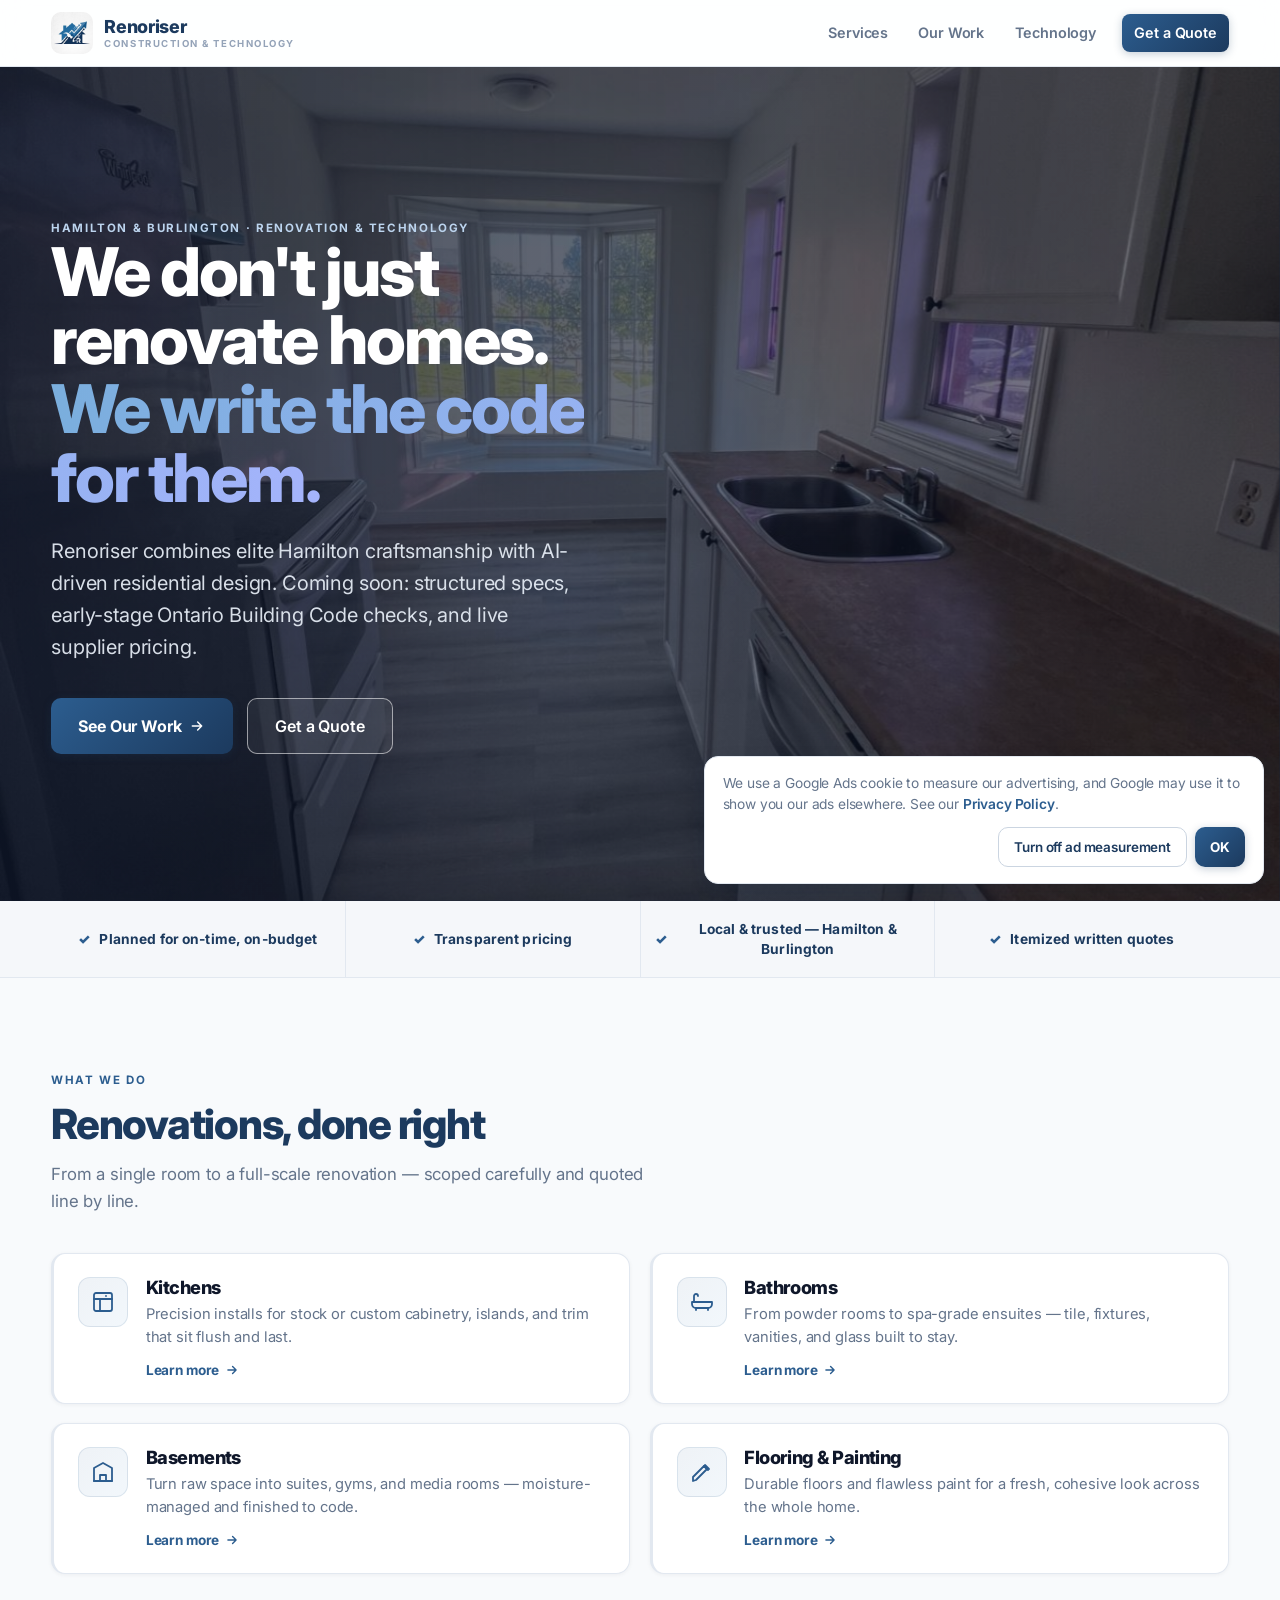
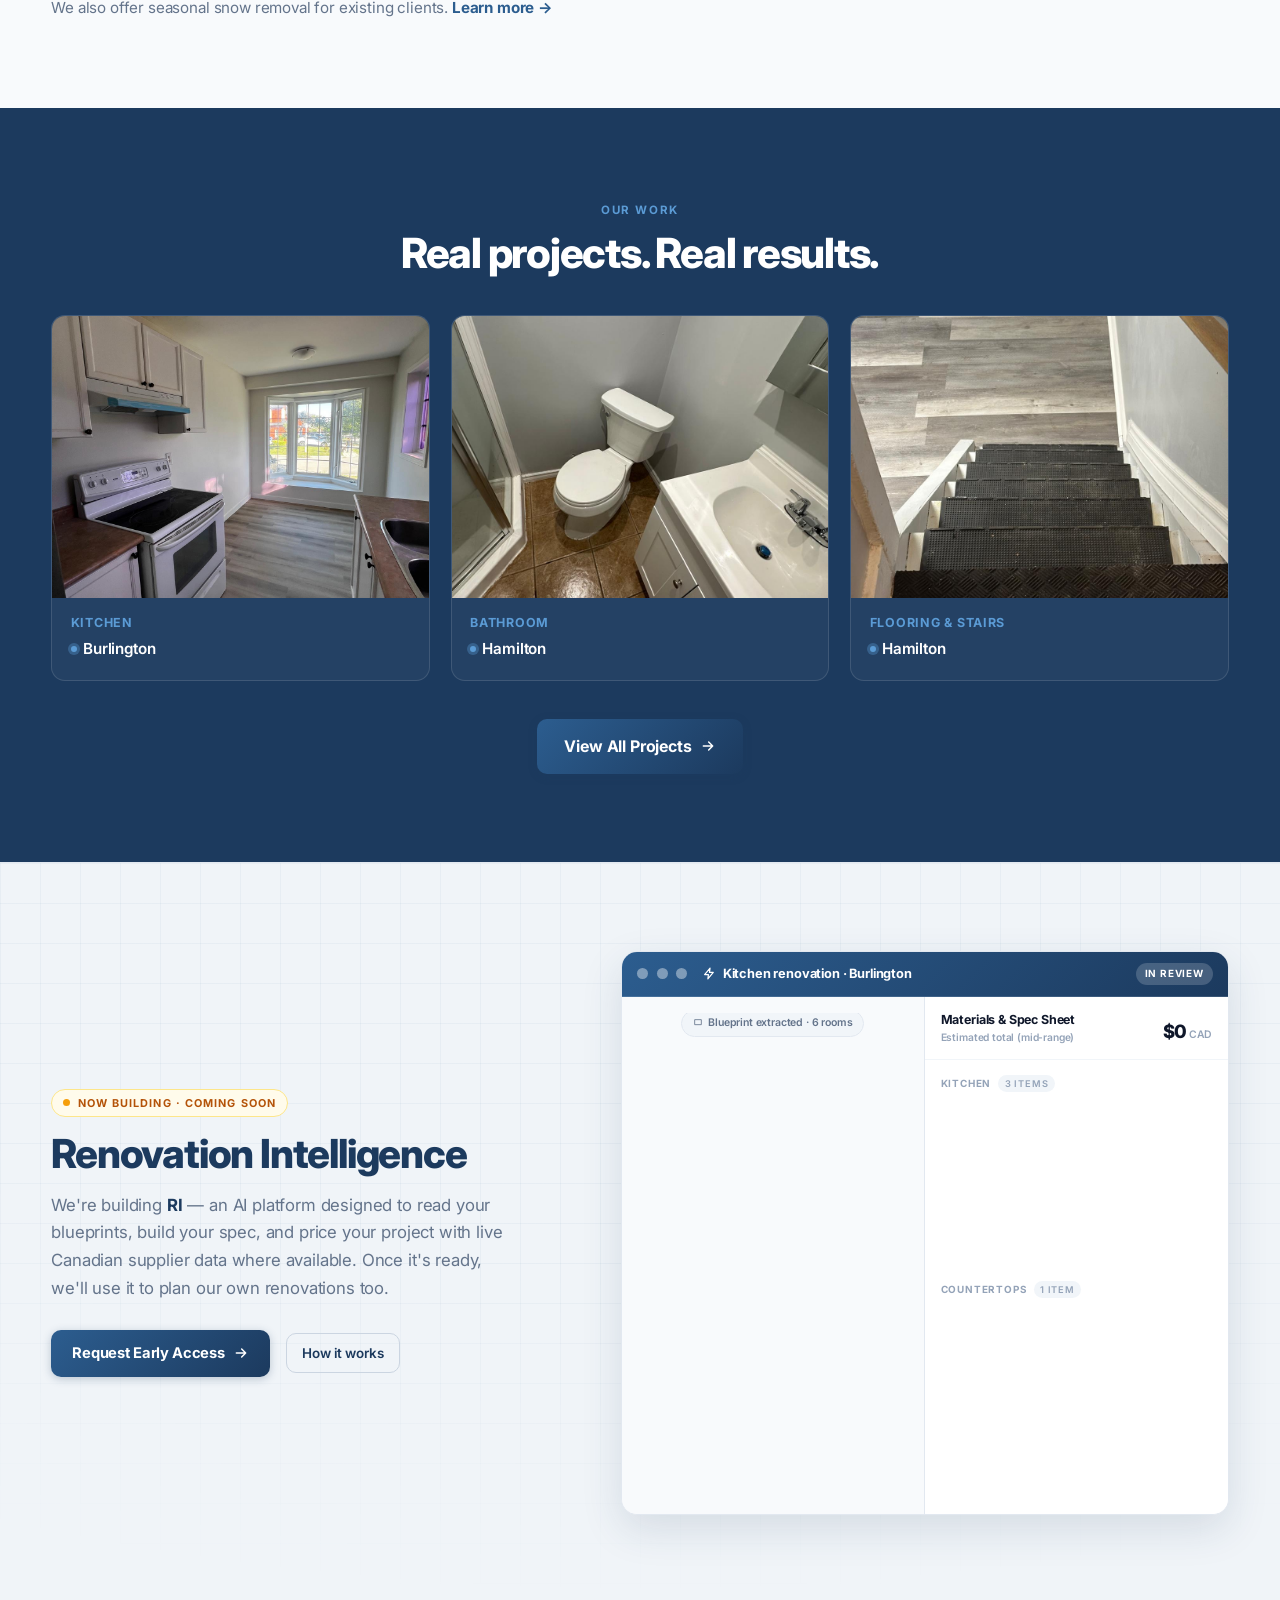
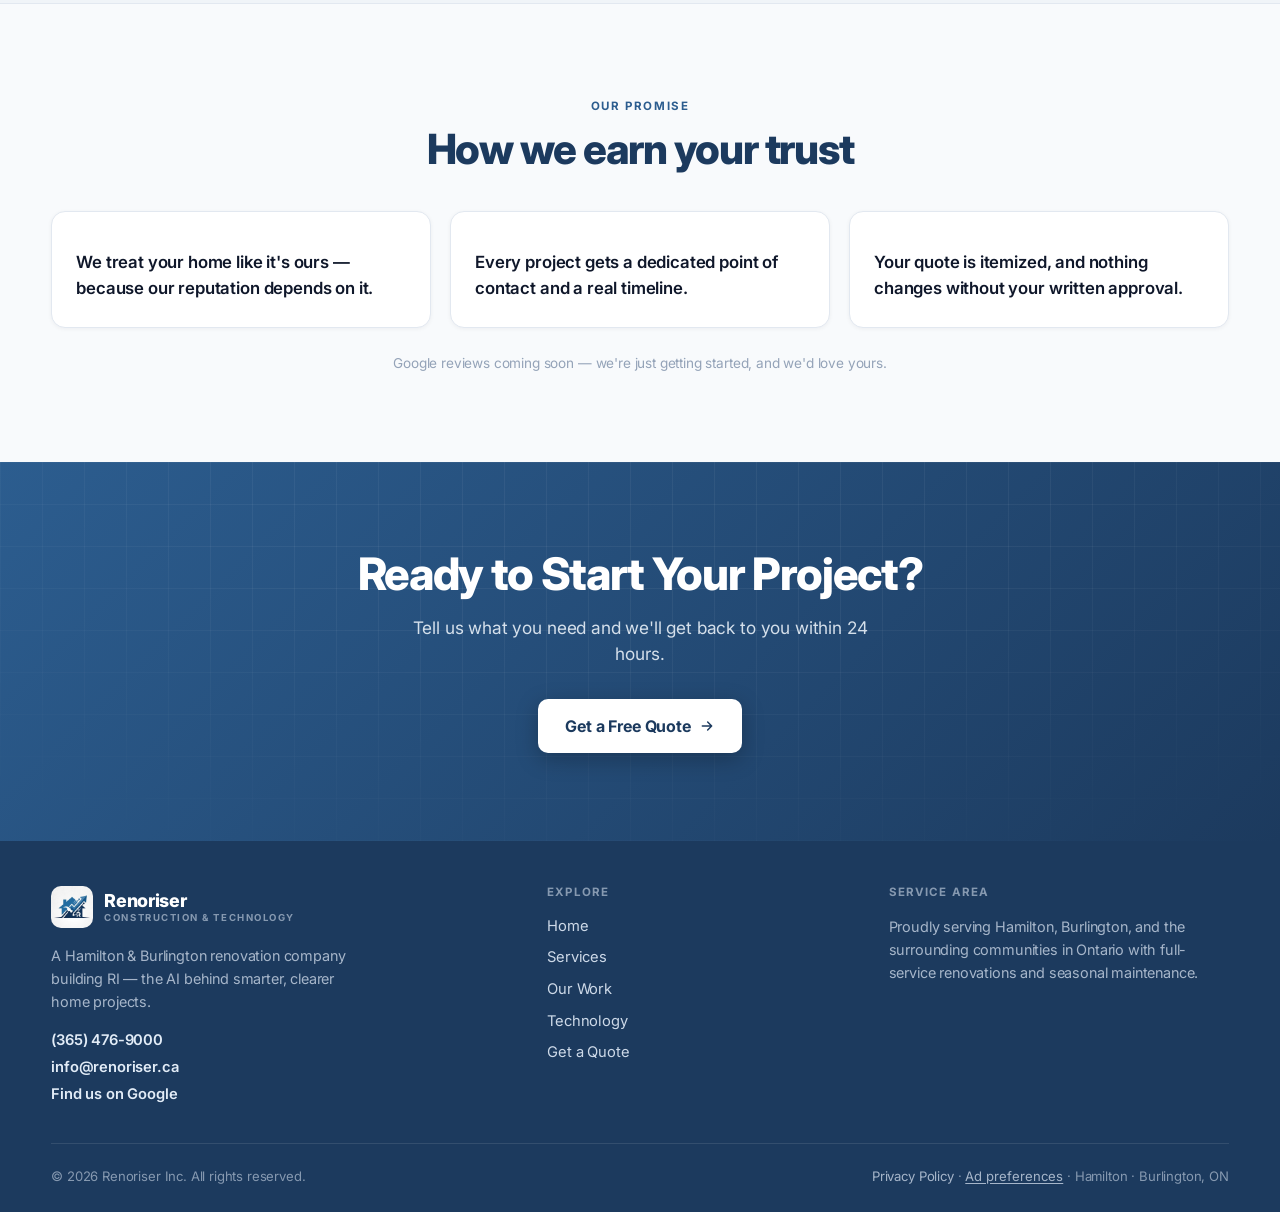
<file: index.html>
<!DOCTYPE html>
<html lang="en">
<head>
  <meta charset="utf-8" />
  <meta name="viewport" content="width=device-width, initial-scale=1" />
  <title>Renoriser — Renovations in Hamilton &amp; Burlington</title>
  <meta name="description" content="Kitchens, bathrooms, basements, flooring &amp; painting — planned for on time and on budget, by a local crew you can trust. Hamilton &amp; Burlington renovations, powered by RI." />
  <link rel="canonical" href="https://renoriser.ca/" />
  <meta property="og:type" content="website" />
  <meta property="og:site_name" content="Renoriser" />
  <meta property="og:locale" content="en_CA" />
  <meta property="og:title" content="Renoriser — Renovations in Hamilton &amp; Burlington" />
  <meta property="og:description" content="Kitchens, bathrooms, basements, flooring &amp; painting — planned for on time and on budget, by a local crew you can trust. Hamilton &amp; Burlington renovations, powered by RI." />
  <meta property="og:url" content="https://renoriser.ca/" />
  <meta property="og:image" content="https://renoriser.ca/images/og-image.jpg" />
  <meta property="og:image:width" content="1200" />
  <meta property="og:image:height" content="630" />
  <meta property="og:image:alt" content="A renovated kitchen with a bay window in Hamilton" />
  <meta name="twitter:card" content="summary_large_image" />
  <!-- Business details for search engines. Keep name/phone/email identical to the Google Business Profile.
       No self-published star ratings here (Google ignores them and may treat them as a violation). -->
  <script type="application/ld+json">
{
  "@context": "https://schema.org",
  "@type": "GeneralContractor",
  "@id": "https://renoriser.ca/#business",
  "name": "Renoriser Inc.",
  "legalName": "Renoriser Inc.",
  "url": "https://renoriser.ca/",
  "telephone": "+1-365-476-9000",
  "email": "info@renoriser.ca",
  "image": "https://renoriser.ca/images/og-image.jpg",
  "logo": "https://renoriser.ca/images/ri-mark.jpeg",
  "description": "Interior renovations in Hamilton and Burlington: kitchens, bathrooms, basements, flooring and painting.",
  "hasMap": "https://maps.google.com/maps?cid=7921269862877004317",
  "sameAs": [
    "https://maps.google.com/maps?cid=7921269862877004317"
  ],
  "areaServed": [
    {
      "@type": "City",
      "name": "Hamilton",
      "containedInPlace": {
        "@type": "State",
        "name": "Ontario"
      }
    },
    {
      "@type": "City",
      "name": "Burlington",
      "containedInPlace": {
        "@type": "State",
        "name": "Ontario"
      }
    }
  ]
}
  </script>
  <link rel="preconnect" href="https://fonts.googleapis.com" />
  <link rel="preconnect" href="https://fonts.gstatic.com" crossorigin />
  <link href="https://fonts.googleapis.com/css2?family=Inter:wght@300;400;500;600;700;800;900&display=swap" rel="stylesheet" />
  <link rel="stylesheet" href="assets/css/styles.css" />
  <link rel="icon" type="image/jpeg" href="images/ri-mark.jpeg" />
  <!-- Google Ads tag: loads unless the visitor turned off ad measurement (banner / footer "Ad preferences").
       Keep the same in every page's <head>. For opt-in (e.g. Quebec), load only when the stored value is 'on'. -->
  <script>
    window.dataLayer = window.dataLayer || [];
    function gtag(){dataLayer.push(arguments);} // eslint-disable-line
    (function () {
      var pref = null;
      try { pref = localStorage.getItem('rn_ads'); } catch (e) {}
      if (pref === 'off') return;
      var s = document.createElement('script');
      s.async = true;
      s.src = 'https://www.googletagmanager.com/gtag/js?id=AW-17649734991';
      document.head.appendChild(s);
      gtag('js', new Date());
      gtag('config', 'AW-17649734991');
    })();
  </script>
</head>
<body>
  <!-- ============================ 1 · NAVIGATION ============================ -->
  <header class="site-header" id="top">
    <div class="container header-inner">
      <a class="brand" href="index.html" aria-label="Renoriser home">
        <img class="brand-mark" src="images/ri-mark.jpeg" alt="Renoriser" />
        <span class="brand-lockup">
          <span class="brand-name">Renoriser</span>
          <span class="brand-sub">Construction &amp; Technology</span>
        </span>
      </a>
      <nav class="nav" id="nav" aria-label="Primary">
        <a href="services.html">Services</a>
        <a href="work.html">Our Work</a>
        <a href="technology.html">Technology</a>
        <a href="quote.html" class="btn btn-primary btn-small">Get a Quote</a>
      </nav>
      <button class="nav-toggle" id="navToggle" aria-label="Open menu" aria-expanded="false" aria-controls="nav">&#9776;</button>
    </div>
  </header>

  <main>
    <!-- ============================ 2 · HERO ============================ -->
    <section class="home-hero" id="hero">
      <div class="home-hero__media">
        <img class="home-hero__bg" src="images/BA1.jpeg" alt="A bright, freshly renovated kitchen with a bay window" />
      </div>
      <div class="home-hero__overlay"></div>
      <div class="container">
        <div class="home-hero__content">
          <span class="eyebrow">Hamilton &amp; Burlington · Renovation &amp; Technology</span>
          <h1>We don't just renovate homes.<br /><span class="grad">We write the code for them.</span></h1>
          <p class="home-hero__lead">Renoriser combines elite Hamilton craftsmanship with AI-driven residential design. Coming soon: structured specs, early-stage Ontario Building Code checks, and live supplier pricing.</p>
          <div class="home-hero__ctas">
            <a href="work.html" class="btn btn-primary btn-large">See Our Work <svg class="arr" width="16" height="16" viewBox="0 0 24 24" fill="none" stroke="currentColor" stroke-width="2.2" stroke-linecap="round" stroke-linejoin="round"><path d="M5 12h14M13 6l6 6-6 6"/></svg></a>
            <a href="quote.html" class="btn btn-ghost on-dark btn-large">Get a Quote</a>
          </div>
        </div>
      </div>
    </section>

    <!-- ============================ 3 · TRUST BAR ============================ -->
    <!-- Once real Google reviews exist, a rating item may be added here. Show only the real
         rating and review count, copied from the Google Business Profile at the time, and keep it current. -->
    <section class="trust-bar" aria-label="Why choose Renoriser">
      <div class="container">
        <div class="trust-grid">
          <span class="trust-item"><span class="tick">✓</span> Planned for on-time, on-budget</span>
          <span class="trust-item"><span class="tick">✓</span> Transparent pricing</span>
          <span class="trust-item"><span class="tick">✓</span> Local &amp; trusted — Hamilton &amp; Burlington</span>
          <span class="trust-item"><span class="tick">✓</span> Itemized written quotes</span>
        </div>
      </div>
    </section>

    <!-- ============================ 4 · SERVICES OVERVIEW ============================ -->
    <section class="section" id="services">
      <div class="container">
        <div class="section-head reveal">
          <span class="eyebrow">What we do</span>
          <h2>Renovations, done right</h2>
          <p>From a single room to a full-scale renovation — scoped carefully and quoted line by line.</p>
        </div>
        <div class="svc-grid">
          <article class="svc-card reveal d1">
            <div class="svc-ic"><svg width="24" height="24" viewBox="0 0 24 24" fill="none" stroke="currentColor" stroke-width="1.8" stroke-linecap="round" stroke-linejoin="round"><rect x="3" y="3" width="18" height="18" rx="2"/><path d="M3 9h18M9 9v12M15 6v.01"/></svg></div>
            <div>
              <h3>Kitchens</h3>
              <p>Precision installs for stock or custom cabinetry, islands, and trim that sit flush and last.</p>
              <span class="svc-link">Learn more <svg class="arr" width="14" height="14" viewBox="0 0 24 24" fill="none" stroke="currentColor" stroke-width="2.4" stroke-linecap="round" stroke-linejoin="round"><path d="M5 12h14M13 6l6 6-6 6"/></svg></span>
            </div>
            <a class="svc-stretch" href="services.html#kitchen" aria-label="Kitchens — learn more"></a>
          </article>
          <article class="svc-card reveal d2">
            <div class="svc-ic"><svg width="24" height="24" viewBox="0 0 24 24" fill="none" stroke="currentColor" stroke-width="1.8" stroke-linecap="round" stroke-linejoin="round"><path d="M4 12V6a2 2 0 0 1 2-2 2 2 0 0 1 2 2"/><path d="M2 12h20v2a4 4 0 0 1-4 4H6a4 4 0 0 1-4-4z"/><path d="M6 18v2M18 18v2"/></svg></div>
            <div>
              <h3>Bathrooms</h3>
              <p>From powder rooms to spa-grade ensuites — tile, fixtures, vanities, and glass built to stay.</p>
              <span class="svc-link">Learn more <svg class="arr" width="14" height="14" viewBox="0 0 24 24" fill="none" stroke="currentColor" stroke-width="2.4" stroke-linecap="round" stroke-linejoin="round"><path d="M5 12h14M13 6l6 6-6 6"/></svg></span>
            </div>
            <a class="svc-stretch" href="services.html#bathroom" aria-label="Bathrooms — learn more"></a>
          </article>
          <article class="svc-card reveal d3">
            <div class="svc-ic"><svg width="24" height="24" viewBox="0 0 24 24" fill="none" stroke="currentColor" stroke-width="1.8" stroke-linecap="round" stroke-linejoin="round"><path d="M3 21V8l9-5 9 5v13"/><path d="M3 21h18M9 21v-6h6v6"/></svg></div>
            <div>
              <h3>Basements</h3>
              <p>Turn raw space into suites, gyms, and media rooms — moisture-managed and finished to code.</p>
              <span class="svc-link">Learn more <svg class="arr" width="14" height="14" viewBox="0 0 24 24" fill="none" stroke="currentColor" stroke-width="2.4" stroke-linecap="round" stroke-linejoin="round"><path d="M5 12h14M13 6l6 6-6 6"/></svg></span>
            </div>
            <a class="svc-stretch" href="services.html#basement" aria-label="Basements — learn more"></a>
          </article>
          <article class="svc-card reveal d4">
            <div class="svc-ic"><svg width="24" height="24" viewBox="0 0 24 24" fill="none" stroke="currentColor" stroke-width="1.8" stroke-linecap="round" stroke-linejoin="round"><path d="m15 5 4 4M3 21l3-1 11-11-3-3L3 17z"/><path d="M14 6 18 10"/></svg></div>
            <div>
              <h3>Flooring &amp; Painting</h3>
              <p>Durable floors and flawless paint for a fresh, cohesive look across the whole home.</p>
              <span class="svc-link">Learn more <svg class="arr" width="14" height="14" viewBox="0 0 24 24" fill="none" stroke="currentColor" stroke-width="2.4" stroke-linecap="round" stroke-linejoin="round"><path d="M5 12h14M13 6l6 6-6 6"/></svg></span>
            </div>
            <a class="svc-stretch" href="services.html#flooring" aria-label="Flooring and painting — learn more"></a>
          </article>
        </div>
        <p class="svc-aside reveal">We also offer seasonal snow removal for existing clients. <a href="services.html#snow">Learn more →</a></p>
      </div>
    </section>

    <!-- ============================ 5 · WORK TEASER ============================ -->
    <section class="section work-teaser" id="work">
      <div class="container">
        <div class="section-head center reveal">
          <span class="eyebrow">Our work</span>
          <h2>Real projects. Real results.</h2>
        </div>
        <div class="work-cards reveal d1" id="workCards">
          <a class="work-card" href="work.html">
            <div class="work-card__img"><img src="images/BA2.jpeg" alt="Renovated kitchen with new cabinetry and flooring" loading="lazy" /></div>
            <div class="work-card__body">
              <div class="work-card__type">Kitchen</div>
              <div class="work-card__loc"><span class="pin"></span> Burlington</div>
            </div>
          </a>
          <a class="work-card" href="work.html">
            <div class="work-card__img"><img src="images/HA11.jpeg" alt="Finished bathroom with new vanity and tile" loading="lazy" /></div>
            <div class="work-card__body">
              <div class="work-card__type">Bathroom</div>
              <div class="work-card__loc"><span class="pin"></span> Hamilton</div>
            </div>
          </a>
          <a class="work-card" href="work.html">
            <div class="work-card__img"><img src="images/HA5.jpeg" alt="New stair treads and luxury vinyl flooring" loading="lazy" /></div>
            <div class="work-card__body">
              <div class="work-card__type">Flooring &amp; Stairs</div>
              <div class="work-card__loc"><span class="pin"></span> Hamilton</div>
            </div>
          </a>
        </div>
        <div class="work-teaser__cta reveal d2">
          <a href="work.html" class="btn btn-primary btn-large">View All Projects <svg class="arr" width="16" height="16" viewBox="0 0 24 24" fill="none" stroke="currentColor" stroke-width="2.2" stroke-linecap="round" stroke-linejoin="round"><path d="M5 12h14M13 6l6 6-6 6"/></svg></a>
        </div>
      </div>
    </section>

    <!-- ============================ 6 · RI TECHNOLOGY TEASER ============================ -->
    <section class="section alt bp-grid" id="technology">
      <div class="container tech-teaser-grid">
        <div class="tech-teaser-copy reveal">
          <span class="badge-soon"><span class="dot"></span> Now Building · Coming Soon</span>
          <h2>Renovation Intelligence</h2>
          <p>We're building <strong>RI</strong> — an AI platform designed to read your blueprints, build your spec, and price your project with live Canadian supplier data where available. Once it's ready, we'll use it to plan our own renovations too.</p>
          <div class="tech-cta">
            <a href="quote.html?intent=ri" class="btn btn-primary">Request Early Access <svg class="arr" width="16" height="16" viewBox="0 0 24 24" fill="none" stroke="currentColor" stroke-width="2.2" stroke-linecap="round" stroke-linejoin="round"><path d="M5 12h14M13 6l6 6-6 6"/></svg></a>
            <a href="technology.html" class="btn btn-ghost btn-small">How it works</a>
          </div>
        </div>
        <div class="tech-teaser-media reveal d1">
          <div class="ws ws--compact" id="riMock" aria-hidden="true">
            <div class="ws-bar">
              <span class="dot"></span><span class="dot"></span><span class="dot"></span>
              <span class="title"><svg width="13" height="13" viewBox="0 0 24 24" fill="none" stroke="currentColor" stroke-width="2.2" stroke-linecap="round" stroke-linejoin="round"><path d="M13 2 3 14h7l-1 8 10-12h-7l1-8z"/></svg> Kitchen renovation · Burlington</span>
              <span class="pill">In review</span>
            </div>
            <div class="ws-body">
              <div class="ws-chat">
                <div class="scroll" id="riChat">
                  <div class="msg sys" data-step="0"><span class="chip"><svg width="10" height="10" viewBox="0 0 24 24" fill="none"><path d="M4 4h16v12H4z" fill="none" stroke="currentColor" stroke-width="2"/></svg> Blueprint extracted · 6 rooms</span></div>
                  <div class="msg user" data-step="1"><span class="who">You</span><span class="bubble">Let's redo the kitchen — white shaker cabinets and a double undermount sink, about $300 for the sink.</span></div>
                  <div class="msg ai" data-step="2"><span class="who"><svg width="9" height="9" viewBox="0 0 24 24" fill="currentColor"><path d="M13 2 3 14h7l-1 8 10-12h-7z"/></svg> Renoriser AI</span><span class="bubble">Got it — added shaker cabinetry and a double undermount sink, with supplier options near your budget.</span></div>
                  <div class="msg user" data-step="3"><span class="who">You</span><span class="bubble">Perfect. Quartz counters too, light grey.</span></div>
                  <div class="msg ai" data-step="4"><span class="who"><svg width="9" height="9" viewBox="0 0 24 24" fill="currentColor"><path d="M13 2 3 14h7l-1 8 10-12h-7z"/></svg> Renoriser AI</span><span class="bubble">Added light-grey quartz countertops. Your estimate is updating on the right.</span></div>
                </div>
                <div class="typing" id="riTyping" style="display:none;"><span></span><span></span><span></span></div>
              </div>
              <div class="ws-spec">
                <div class="ws-spec-head">
                  <div><div class="lbl">Materials &amp; Spec Sheet</div><div class="sub">Estimated total (mid-range)</div></div>
                  <div class="total"><span id="riTotal">$7,669</span><span class="cur">CAD</span></div>
                </div>
                <div class="ws-spec-body" id="riSpec">
                  <div class="spec-cat" data-step="2">Kitchen <span class="cnt">3 items</span></div>
                  <div class="spec-row" data-step="2" data-price="4200"><div><div class="nm">White shaker cabinets</div><div class="qt">Qty: 14 lin. ft</div></div><div class="pr">$4,200</div></div>
                  <div class="spec-row" data-step="2" data-price="289"><div><div class="nm">Double undermount sink</div><div class="qt">Qty: 1</div><div class="lk"><svg width="9" height="9" viewBox="0 0 24 24" fill="none" stroke="currentColor" stroke-width="2.5"><rect x="5" y="11" width="14" height="9" rx="1"/><path d="M8 11V7a4 4 0 0 1 8 0v4"/></svg> locked</div></div><div class="pr">$289</div></div>
                  <div class="spec-row" data-step="2" data-price="0"><div><div class="nm">Cabinet hardware &amp; install</div><div class="qt">Qty: 1 lot</div></div><div class="pr tbd">Pricing TBD</div></div>
                  <div class="spec-cat" data-step="4">Countertops <span class="cnt">1 item</span></div>
                  <div class="spec-row" data-step="4" data-price="3180"><div><div class="nm">Light-grey quartz countertop</div><div class="qt">Qty: 24 sq ft</div></div><div class="pr">$3,180</div></div>
                </div>
              </div>
            </div>
          </div>
        </div>
      </div>
    </section>

    <!-- ============================ 7 · OUR PROMISE (company commitments, not customer reviews) ============================ -->
    <section class="section" id="promise" aria-label="Our promise">
      <div class="container">
        <div class="section-head center reveal">
          <span class="eyebrow">Our promise</span>
          <h2>How we earn your trust</h2>
        </div>
        <div class="proof-grid">
          <div class="proof-card reveal d1"><p>We treat your home like it's ours — because our reputation depends on it.</p></div>
          <div class="proof-card reveal d2"><p>Every project gets a dedicated point of contact and a real timeline.</p></div>
          <div class="proof-card reveal d3"><p>Your quote is itemized, and nothing changes without your written approval.</p></div>
        </div>
        <p class="proof-note reveal">Google reviews coming soon — we're just getting started, and we'd love yours.</p>
      </div>
    </section>

    <!-- ============================ 8 · FINAL CTA BANNER ============================ -->
    <section class="section cta-banner">
      <div class="container">
        <h2>Ready to Start Your Project?</h2>
        <p>Tell us what you need and we'll get back to you within 24 hours.</p>
        <a href="quote.html" class="btn btn-primary btn-large">Get a Free Quote <svg class="arr" width="16" height="16" viewBox="0 0 24 24" fill="none" stroke="currentColor" stroke-width="2.2" stroke-linecap="round" stroke-linejoin="round"><path d="M5 12h14M13 6l6 6-6 6"/></svg></a>
      </div>
    </section>
  </main>

  <!-- ============================ 9 · FOOTER ============================ -->
  <footer class="site-footer">
    <div class="container">
      <div class="footer-inner">
        <div>
          <div class="footer-brand">
            <img class="brand-mark" src="images/ri-mark.jpeg" alt="Renoriser" />
            <span class="brand-lockup"><span class="brand-name">Renoriser</span><span class="brand-sub">Construction &amp; Technology</span></span>
          </div>
          <p class="footer-blurb">A Hamilton &amp; Burlington renovation company building RI — the AI behind smarter, clearer home projects.</p>
          <div class="footer-contact">
            <a href="tel:+13654769000">(365) 476-9000</a>
            <a href="mailto:info@renoriser.ca">info@renoriser.ca</a>
            <a href="https://maps.google.com/maps?cid=7921269862877004317" rel="noopener" target="_blank">Find us on Google</a>
          </div>
        </div>
        <div class="footer-col">
          <h4>Explore</h4>
          <a href="index.html">Home</a>
          <a href="services.html">Services</a>
          <a href="work.html">Our Work</a>
          <a href="technology.html">Technology</a>
          <a href="quote.html">Get a Quote</a>
        </div>
        <div class="footer-col">
          <h4>Service area</h4>
          <p>Proudly serving Hamilton, Burlington, and the surrounding communities in Ontario with full-service renovations and seasonal maintenance.</p>
        </div>
      </div>
      <div class="footer-bottom">
        <span>© <span id="year"></span> Renoriser Inc. All rights reserved.</span>
        <span><a href="privacy.html">Privacy Policy</a> · <button type="button" class="link-btn" data-ad-prefs>Ad preferences</button> · Hamilton · Burlington, ON</span>
      </div>
    </div>
  </footer>

  <script src="assets/js/main.js"></script>
</body>
</html>
</file>
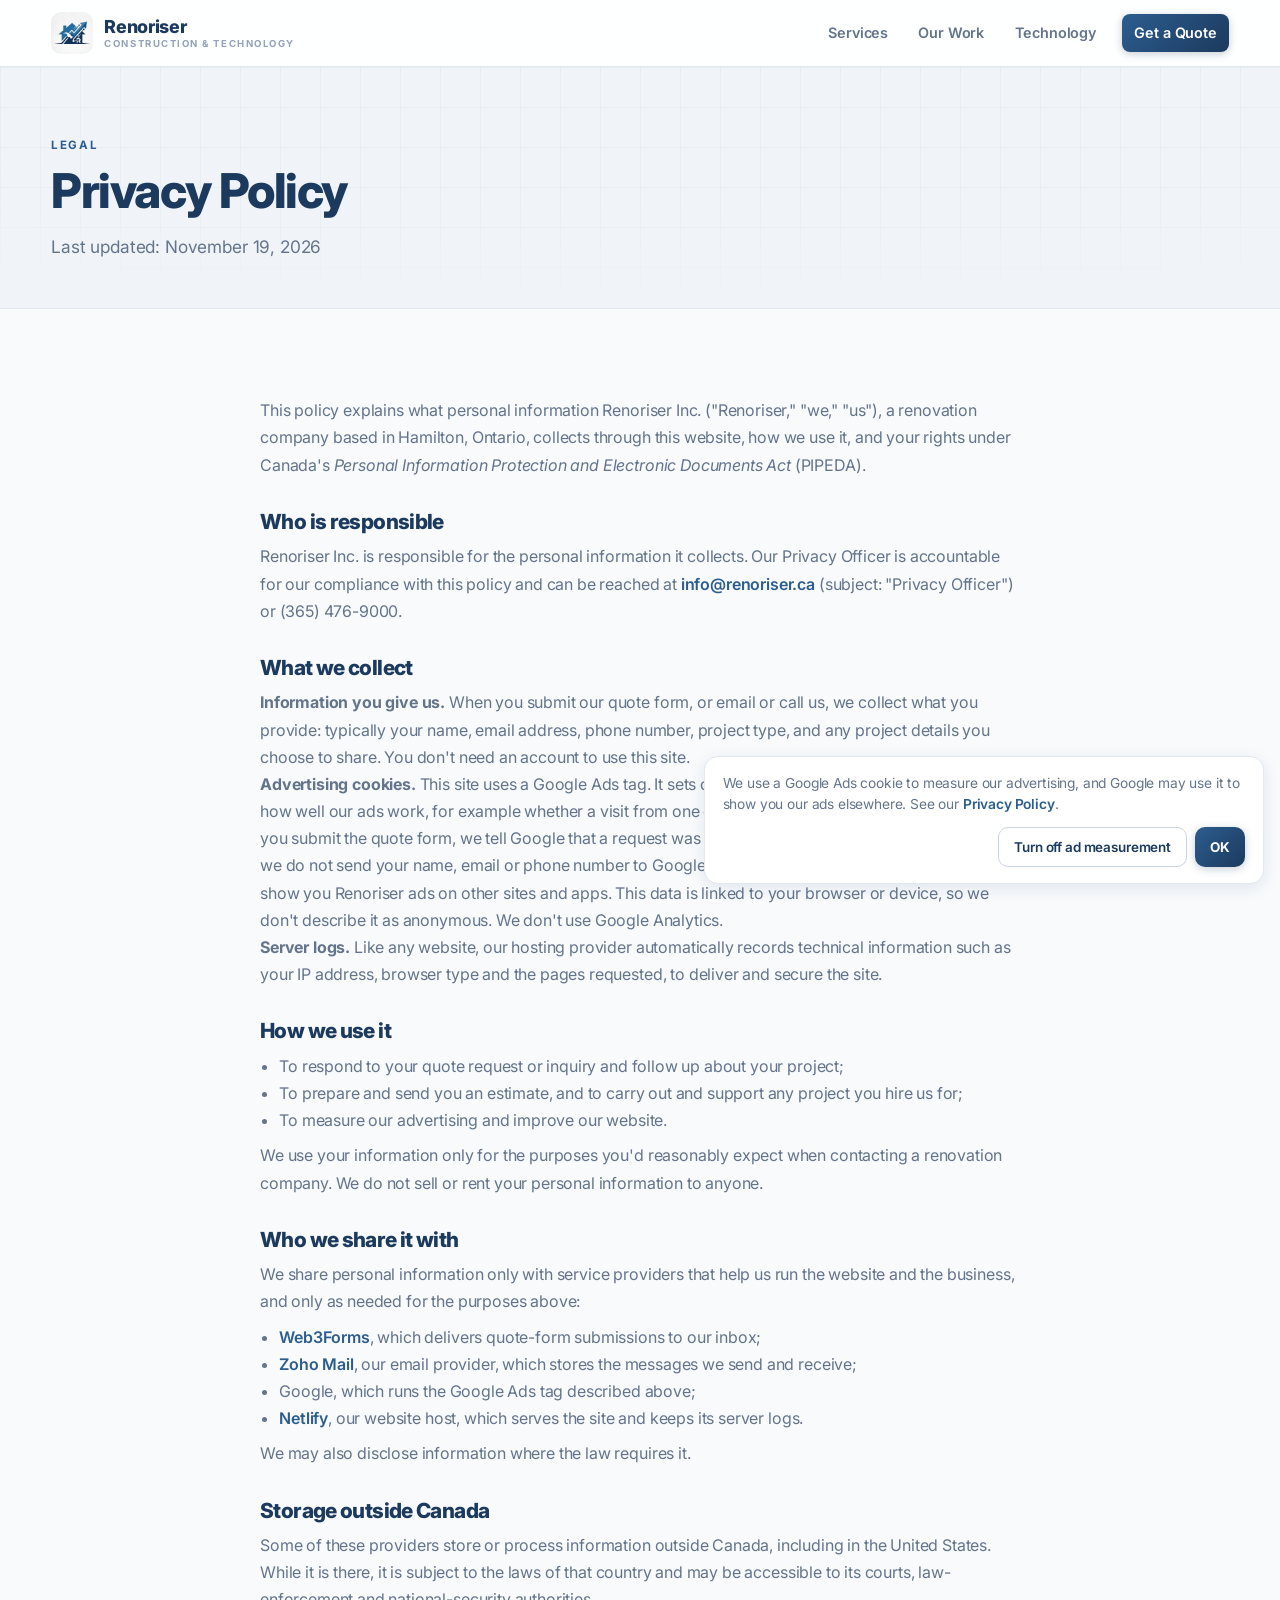
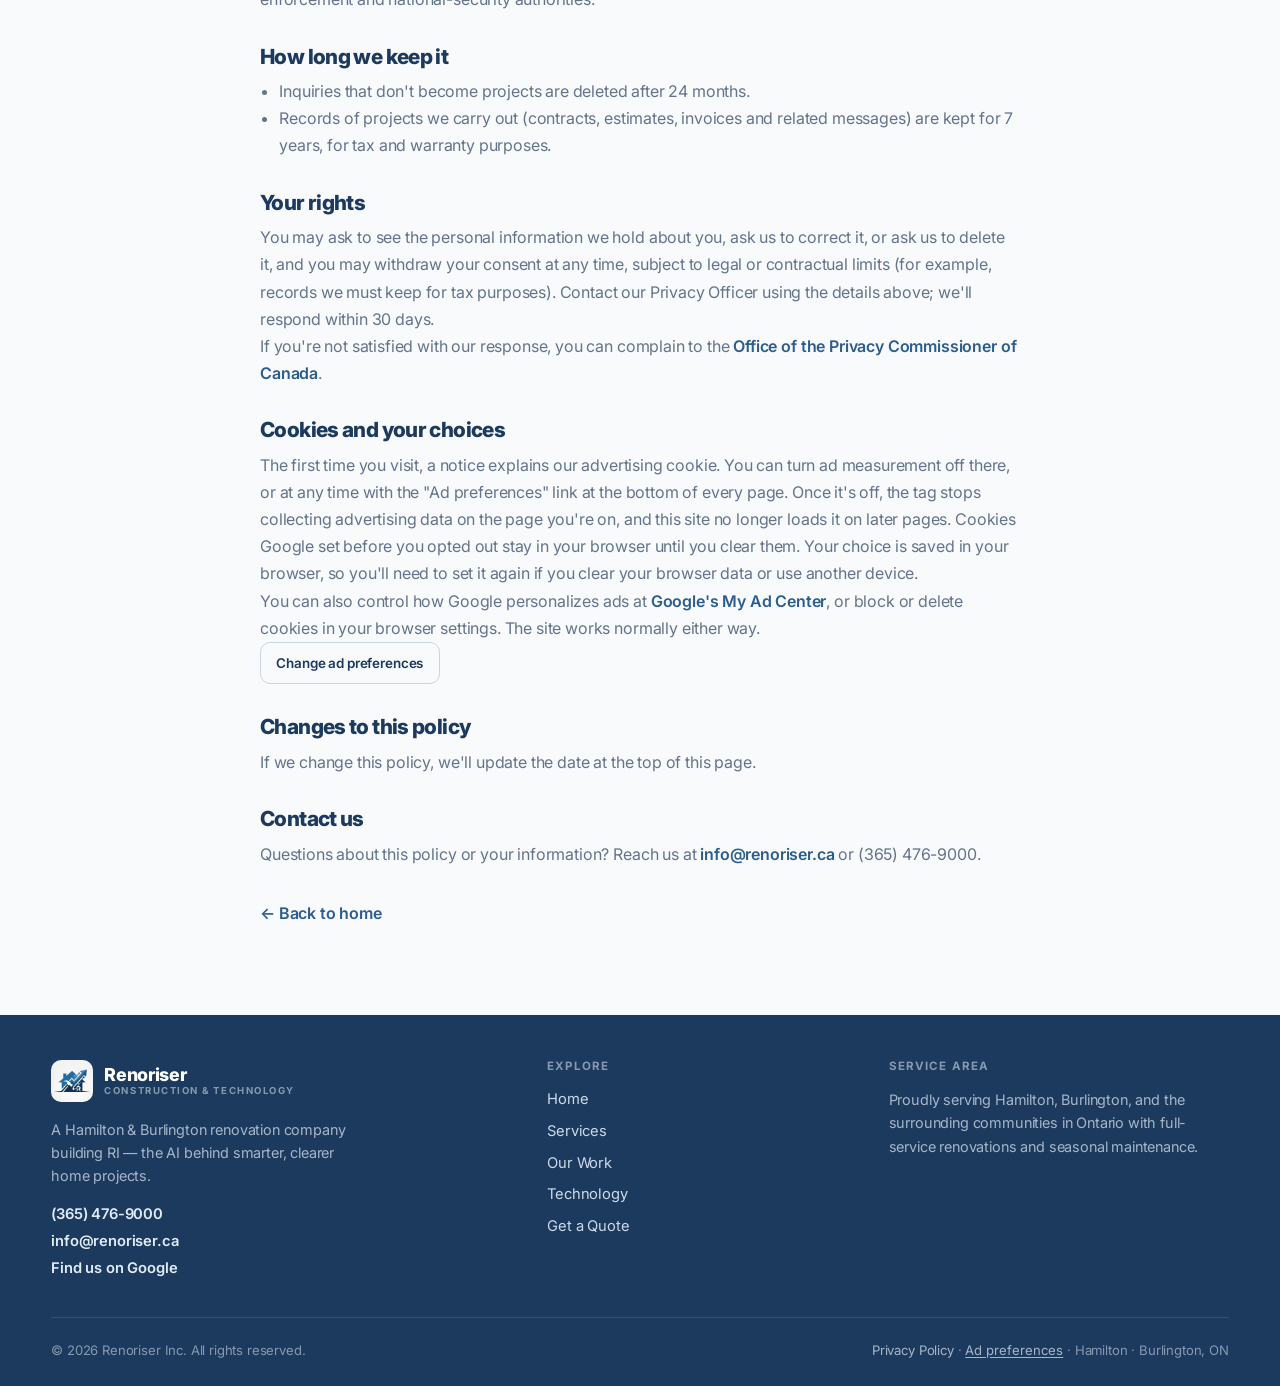
<file: privacy.html>
<!DOCTYPE html>
<html lang="en">
<head>
  <meta charset="utf-8" />
  <meta name="viewport" content="width=device-width, initial-scale=1" />
  <title>Privacy Policy — Renoriser</title>
  <meta name="description" content="How Renoriser collects, uses, and protects the personal information you share through our website." />
  <meta name="robots" content="noindex" />
  <link rel="preconnect" href="https://fonts.googleapis.com" />
  <link rel="preconnect" href="https://fonts.gstatic.com" crossorigin />
  <link href="https://fonts.googleapis.com/css2?family=Inter:wght@300;400;500;600;700;800;900&display=swap" rel="stylesheet" />
  <link rel="stylesheet" href="assets/css/styles.css" />
  <link rel="icon" type="image/jpeg" href="images/ri-mark.jpeg" />
  <style>
    .legal{max-width:760px;}
    .legal h2{font-size:1.3rem; margin:2rem 0 .6rem;}
    .legal p,.legal li{color:var(--ink-muted); line-height:1.7; font-size:1rem;}
    .legal ul{padding-left:1.2rem; margin:.5rem 0;}
    .legal a{color:var(--brand); font-weight:600;}
    .legal .updated{color:var(--ink-soft); font-size:.9rem;}
  </style>
</head>
<body>
  <header class="site-header" id="top">
    <div class="container header-inner">
      <a class="brand" href="index.html" aria-label="Renoriser home">
        <img class="brand-mark" src="images/ri-mark.jpeg" alt="Renoriser" />
        <span class="brand-lockup"><span class="brand-name">Renoriser</span><span class="brand-sub">Construction &amp; Technology</span></span>
      </a>
      <nav class="nav" id="nav" aria-label="Primary">
        <a href="services.html">Services</a>
        <a href="work.html">Our Work</a>
        <a href="technology.html">Technology</a>
        <a href="quote.html" class="btn btn-primary btn-small">Get a Quote</a>
      </nav>
      <button class="nav-toggle" id="navToggle" aria-label="Open menu" aria-expanded="false" aria-controls="nav">&#9776;</button>
    </div>
  </header>

  <main>
    <section class="page-hero bp-grid">
      <div class="container">
        <span class="eyebrow">Legal</span>
        <h1>Privacy Policy</h1>
        <p class="updated">Last updated: November 19, 2026</p>
      </div>
    </section>

    <section class="section">
      <div class="container legal">
        <p>This policy explains what personal information Renoriser Inc. ("Renoriser," "we," "us"), a renovation company based in Hamilton, Ontario, collects through this website, how we use it, and your rights under Canada's <em>Personal Information Protection and Electronic Documents Act</em> (PIPEDA).</p>

        <h2>Who is responsible</h2>
        <p>Renoriser Inc. is responsible for the personal information it collects. Our Privacy Officer is accountable for our compliance with this policy and can be reached at <a href="mailto:info@renoriser.ca">info@renoriser.ca</a> (subject: "Privacy Officer") or (365) 476-9000.</p>

        <h2>What we collect</h2>
        <p><strong>Information you give us.</strong> When you submit our quote form, or email or call us, we collect what you provide: typically your name, email address, phone number, project type, and any project details you choose to share. You don't need an account to use this site.</p>
        <p><strong>Advertising cookies.</strong> This site uses a Google Ads tag. It sets cookies and uses identifiers to measure how well our ads work, for example whether a visit from one of our ads led to a quote request. When you submit the quote form, we tell Google that a request was sent and which project type was chosen; we do not send your name, email or phone number to Google. Google may also use this information to show you Renoriser ads on other sites and apps. This data is linked to your browser or device, so we don't describe it as anonymous. We don't use Google Analytics.</p>
        <p><strong>Server logs.</strong> Like any website, our hosting provider automatically records technical information such as your IP address, browser type and the pages requested, to deliver and secure the site.</p>

        <h2>How we use it</h2>
        <ul>
          <li>To respond to your quote request or inquiry and follow up about your project;</li>
          <li>To prepare and send you an estimate, and to carry out and support any project you hire us for;</li>
          <li>To measure our advertising and improve our website.</li>
        </ul>
        <p>We use your information only for the purposes you'd reasonably expect when contacting a renovation company. We do not sell or rent your personal information to anyone.</p>

        <h2>Who we share it with</h2>
        <p>We share personal information only with service providers that help us run the website and the business, and only as needed for the purposes above:</p>
        <ul>
          <li><a href="https://web3forms.com" rel="noopener" target="_blank">Web3Forms</a>, which delivers quote-form submissions to our inbox;</li>
          <li><a href="https://www.zoho.com/mail/" rel="noopener" target="_blank">Zoho Mail</a>, our email provider, which stores the messages we send and receive;</li>
          <li>Google, which runs the Google Ads tag described above;</li>
          <li><a href="https://www.netlify.com" rel="noopener" target="_blank">Netlify</a>, our website host, which serves the site and keeps its server logs.</li>
        </ul>
        <p>We may also disclose information where the law requires it.</p>

        <h2>Storage outside Canada</h2>
        <p>Some of these providers store or process information outside Canada, including in the United States. While it is there, it is subject to the laws of that country and may be accessible to its courts, law-enforcement and national-security authorities.</p>

        <h2>How long we keep it</h2>
        <ul>
          <li>Inquiries that don't become projects are deleted after 24 months.</li>
          <li>Records of projects we carry out (contracts, estimates, invoices and related messages) are kept for 7 years, for tax and warranty purposes.</li>
        </ul>

        <h2>Your rights</h2>
        <p>You may ask to see the personal information we hold about you, ask us to correct it, or ask us to delete it, and you may withdraw your consent at any time, subject to legal or contractual limits (for example, records we must keep for tax purposes). Contact our Privacy Officer using the details above; we'll respond within 30 days.</p>
        <p>If you're not satisfied with our response, you can complain to the <a href="https://www.priv.gc.ca/en/report-a-concern/" rel="noopener" target="_blank">Office of the Privacy Commissioner of Canada</a>.</p>

        <h2 id="cookies">Cookies and your choices</h2>
        <p>The first time you visit, a notice explains our advertising cookie. You can turn ad measurement off there, or at any time with the "Ad preferences" link at the bottom of every page. Once it's off, the tag stops collecting advertising data on the page you're on, and this site no longer loads it on later pages. Cookies Google set before you opted out stay in your browser until you clear them. Your choice is saved in your browser, so you'll need to set it again if you clear your browser data or use another device.</p>
        <p>You can also control how Google personalizes ads at <a href="https://adssettings.google.com" rel="noopener" target="_blank">Google's My Ad Center</a>, or block or delete cookies in your browser settings. The site works normally either way.</p>
        <p><button type="button" class="btn btn-ghost btn-small" data-ad-prefs>Change ad preferences</button></p>

        <h2>Changes to this policy</h2>
        <p>If we change this policy, we'll update the date at the top of this page.</p>

        <h2>Contact us</h2>
        <p>Questions about this policy or your information? Reach us at <a href="mailto:info@renoriser.ca">info@renoriser.ca</a> or (365) 476-9000.</p>

        <p style="margin-top:2rem;"><a href="index.html">← Back to home</a></p>
      </div>
    </section>
  </main>

  <footer class="site-footer">
    <div class="container">
      <div class="footer-inner">
        <div>
          <div class="footer-brand">
            <img class="brand-mark" src="images/ri-mark.jpeg" alt="Renoriser" />
            <span class="brand-lockup"><span class="brand-name">Renoriser</span><span class="brand-sub">Construction &amp; Technology</span></span>
          </div>
          <p class="footer-blurb">A Hamilton &amp; Burlington renovation company building RI — the AI behind smarter, clearer home projects.</p>
          <div class="footer-contact">
            <a href="tel:+13654769000">(365) 476-9000</a>
            <a href="mailto:info@renoriser.ca">info@renoriser.ca</a>
            <a href="https://maps.google.com/maps?cid=7921269862877004317" rel="noopener" target="_blank">Find us on Google</a>
          </div>
        </div>
        <div class="footer-col">
          <h4>Explore</h4>
          <a href="index.html">Home</a>
          <a href="services.html">Services</a>
          <a href="work.html">Our Work</a>
          <a href="technology.html">Technology</a>
          <a href="quote.html">Get a Quote</a>
        </div>
        <div class="footer-col">
          <h4>Service area</h4>
          <p>Proudly serving Hamilton, Burlington, and the surrounding communities in Ontario with full-service renovations and seasonal maintenance.</p>
        </div>
      </div>
      <div class="footer-bottom">
        <span>© <span id="year"></span> Renoriser Inc. All rights reserved.</span>
        <span><a href="privacy.html">Privacy Policy</a> · <button type="button" class="link-btn" data-ad-prefs>Ad preferences</button> · Hamilton · Burlington, ON</span>
      </div>
    </div>
  </footer>

  <script src="assets/js/main.js"></script>
</body>
</html>
</file>
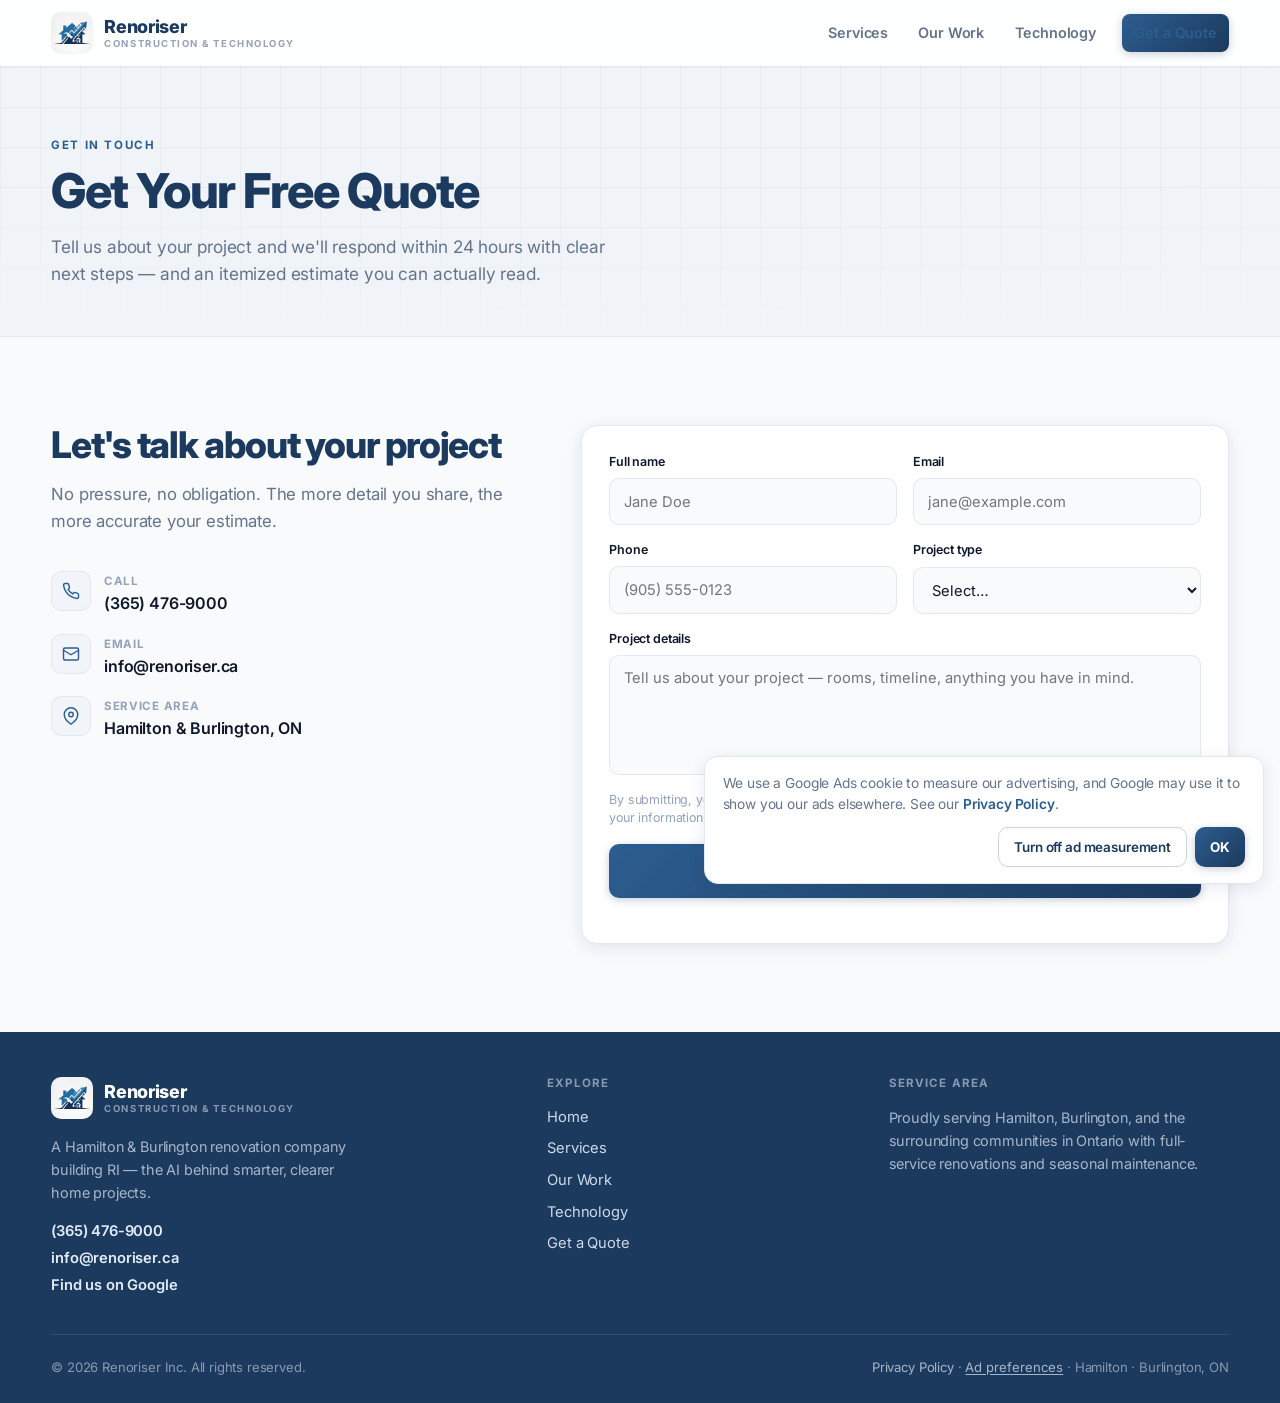
<file: quote.html>
<!DOCTYPE html>
<html lang="en">
<head>
  <meta charset="utf-8" />
  <meta name="viewport" content="width=device-width, initial-scale=1" />
  <title>Get a Quote — Renoriser</title>
  <meta name="description" content="Request a free, itemized renovation quote from Renoriser. Serving Hamilton &amp; Burlington — we'll get back to you within 24 hours." />
  <link rel="canonical" href="https://renoriser.ca/quote.html" />
  <meta property="og:type" content="website" />
  <meta property="og:site_name" content="Renoriser" />
  <meta property="og:locale" content="en_CA" />
  <meta property="og:title" content="Get a Quote — Renoriser" />
  <meta property="og:description" content="Request a free, itemized renovation quote from Renoriser. Serving Hamilton &amp; Burlington — we'll get back to you within 24 hours." />
  <meta property="og:url" content="https://renoriser.ca/quote.html" />
  <meta property="og:image" content="https://renoriser.ca/images/og-image.jpg" />
  <meta property="og:image:width" content="1200" />
  <meta property="og:image:height" content="630" />
  <meta property="og:image:alt" content="A renovated kitchen with a bay window in Hamilton" />
  <meta name="twitter:card" content="summary_large_image" />
  <link rel="preconnect" href="https://fonts.googleapis.com" />
  <link rel="preconnect" href="https://fonts.gstatic.com" crossorigin />
  <link href="https://fonts.googleapis.com/css2?family=Inter:wght@300;400;500;600;700;800;900&display=swap" rel="stylesheet" />
  <link rel="stylesheet" href="assets/css/styles.css" />
  <link rel="icon" type="image/jpeg" href="images/ri-mark.jpeg" />
  <!-- Google Ads tag: loads unless the visitor turned off ad measurement (banner / footer "Ad preferences").
       Keep the same in every page's <head>. For opt-in (e.g. Quebec), load only when the stored value is 'on'. -->
  <script>
    window.dataLayer = window.dataLayer || [];
    function gtag(){dataLayer.push(arguments);} // eslint-disable-line
    (function () {
      var pref = null;
      try { pref = localStorage.getItem('rn_ads'); } catch (e) {}
      if (pref === 'off') return;
      var s = document.createElement('script');
      s.async = true;
      s.src = 'https://www.googletagmanager.com/gtag/js?id=AW-17649734991';
      document.head.appendChild(s);
      gtag('js', new Date());
      gtag('config', 'AW-17649734991');
    })();
  </script>
</head>
<body>
  <header class="site-header" id="top">
    <div class="container header-inner">
      <a class="brand" href="index.html" aria-label="Renoriser home">
        <img class="brand-mark" src="images/ri-mark.jpeg" alt="Renoriser" />
        <span class="brand-lockup"><span class="brand-name">Renoriser</span><span class="brand-sub">Construction &amp; Technology</span></span>
      </a>
      <nav class="nav" id="nav" aria-label="Primary">
        <a href="services.html">Services</a>
        <a href="work.html">Our Work</a>
        <a href="technology.html">Technology</a>
        <a href="quote.html" class="btn btn-primary btn-small active">Get a Quote</a>
      </nav>
      <button class="nav-toggle" id="navToggle" aria-label="Open menu" aria-expanded="false" aria-controls="nav">&#9776;</button>
    </div>
  </header>

  <main>
    <section class="page-hero bp-grid">
      <div class="container">
        <span class="eyebrow">Get in touch</span>
        <h1>Get Your Free Quote</h1>
        <p>Tell us about your project and we'll respond within 24 hours with clear next steps — and an itemized estimate you can actually read.</p>
      </div>
    </section>

    <section class="section">
      <div class="container quote-grid">
        <div class="quote-copy reveal">
          <h2 id="quoteHeading">Let's talk about your project</h2>
          <p>No pressure, no obligation. The more detail you share, the more accurate your estimate.</p>
          <div class="contact-meta">
            <a href="tel:+13654769000"><span class="ic"><svg width="18" height="18" viewBox="0 0 24 24" fill="none" stroke="currentColor" stroke-width="1.9" stroke-linecap="round" stroke-linejoin="round"><path d="M22 16.92v3a2 2 0 0 1-2.18 2 19.79 19.79 0 0 1-8.63-3.07 19.5 19.5 0 0 1-6-6 19.79 19.79 0 0 1-3.07-8.67A2 2 0 0 1 4.11 2h3a2 2 0 0 1 2 1.72c.13.96.36 1.9.7 2.81a2 2 0 0 1-.45 2.11L8.09 9.91a16 16 0 0 0 6 6l1.27-1.27a2 2 0 0 1 2.11-.45c.91.34 1.85.57 2.81.7A2 2 0 0 1 22 16.92z"/></svg></span><span><span class="l">Call</span><br />(365) 476-9000</span></a>
            <a href="mailto:info@renoriser.ca"><span class="ic"><svg width="18" height="18" viewBox="0 0 24 24" fill="none" stroke="currentColor" stroke-width="1.9" stroke-linecap="round" stroke-linejoin="round"><rect x="2" y="4" width="20" height="16" rx="2"/><path d="m22 7-10 6L2 7"/></svg></span><span><span class="l">Email</span><br />info@renoriser.ca</span></a>
            <div><span class="ic"><svg width="18" height="18" viewBox="0 0 24 24" fill="none" stroke="currentColor" stroke-width="1.9" stroke-linecap="round" stroke-linejoin="round"><path d="M21 10c0 7-9 13-9 13s-9-6-9-13a9 9 0 0 1 18 0z"/><circle cx="12" cy="10" r="3"/></svg></span><span><span class="l">Service area</span><br />Hamilton &amp; Burlington, ON</span></div>
          </div>
        </div>

        <form class="contact-form reveal d1" id="contactForm" novalidate>
          <label><span>Full name</span><input type="text" name="name" placeholder="Jane Doe" required /></label>
          <label><span>Email</span><input type="email" name="email" placeholder="jane@example.com" required /></label>
          <label><span>Phone</span><input type="tel" name="phone" placeholder="(905) 555-0123" /></label>
          <label><span>Project type</span>
            <select name="project" id="projectType">
              <option value="">Select…</option>
              <option>Kitchen</option>
              <option>Bathroom</option>
              <option>Basement</option>
              <option>Flooring &amp; painting</option>
              <option>RI early access</option>
              <option>Other</option>
            </select>
          </label>
          <label class="full"><span>Project details</span><textarea name="message" placeholder="Tell us about your project — rooms, timeline, anything you have in mind."></textarea></label>
          <p class="form-consent">By submitting, you agree that Renoriser Inc. may contact you about your request. We don't sell or rent your information; see our <a href="privacy.html">Privacy Policy</a>.</p>
          <button type="submit" class="btn btn-primary btn-large">Request Quote <svg class="arr" width="16" height="16" viewBox="0 0 24 24" fill="none" stroke="currentColor" stroke-width="2.2" stroke-linecap="round" stroke-linejoin="round"><path d="M5 12h14M13 6l6 6-6 6"/></svg></button>
          <div class="form-status" id="formStatus" role="status" aria-live="polite"></div>
        </form>
      </div>
    </section>
  </main>

  <footer class="site-footer">
    <div class="container">
      <div class="footer-inner">
        <div>
          <div class="footer-brand">
            <img class="brand-mark" src="images/ri-mark.jpeg" alt="Renoriser" />
            <span class="brand-lockup"><span class="brand-name">Renoriser</span><span class="brand-sub">Construction &amp; Technology</span></span>
          </div>
          <p class="footer-blurb">A Hamilton &amp; Burlington renovation company building RI — the AI behind smarter, clearer home projects.</p>
          <div class="footer-contact">
            <a href="tel:+13654769000">(365) 476-9000</a>
            <a href="mailto:info@renoriser.ca">info@renoriser.ca</a>
            <a href="https://maps.google.com/maps?cid=7921269862877004317" rel="noopener" target="_blank">Find us on Google</a>
          </div>
        </div>
        <div class="footer-col">
          <h4>Explore</h4>
          <a href="index.html">Home</a>
          <a href="services.html">Services</a>
          <a href="work.html">Our Work</a>
          <a href="technology.html">Technology</a>
          <a href="quote.html">Get a Quote</a>
        </div>
        <div class="footer-col">
          <h4>Service area</h4>
          <p>Proudly serving Hamilton, Burlington, and the surrounding communities in Ontario with full-service renovations and seasonal maintenance.</p>
        </div>
      </div>
      <div class="footer-bottom">
        <span>© <span id="year"></span> Renoriser Inc. All rights reserved.</span>
        <span><a href="privacy.html">Privacy Policy</a> · <button type="button" class="link-btn" data-ad-prefs>Ad preferences</button> · Hamilton · Burlington, ON</span>
      </div>
    </div>
  </footer>

  <script src="assets/js/main.js"></script>
</body>
</html>
</file>
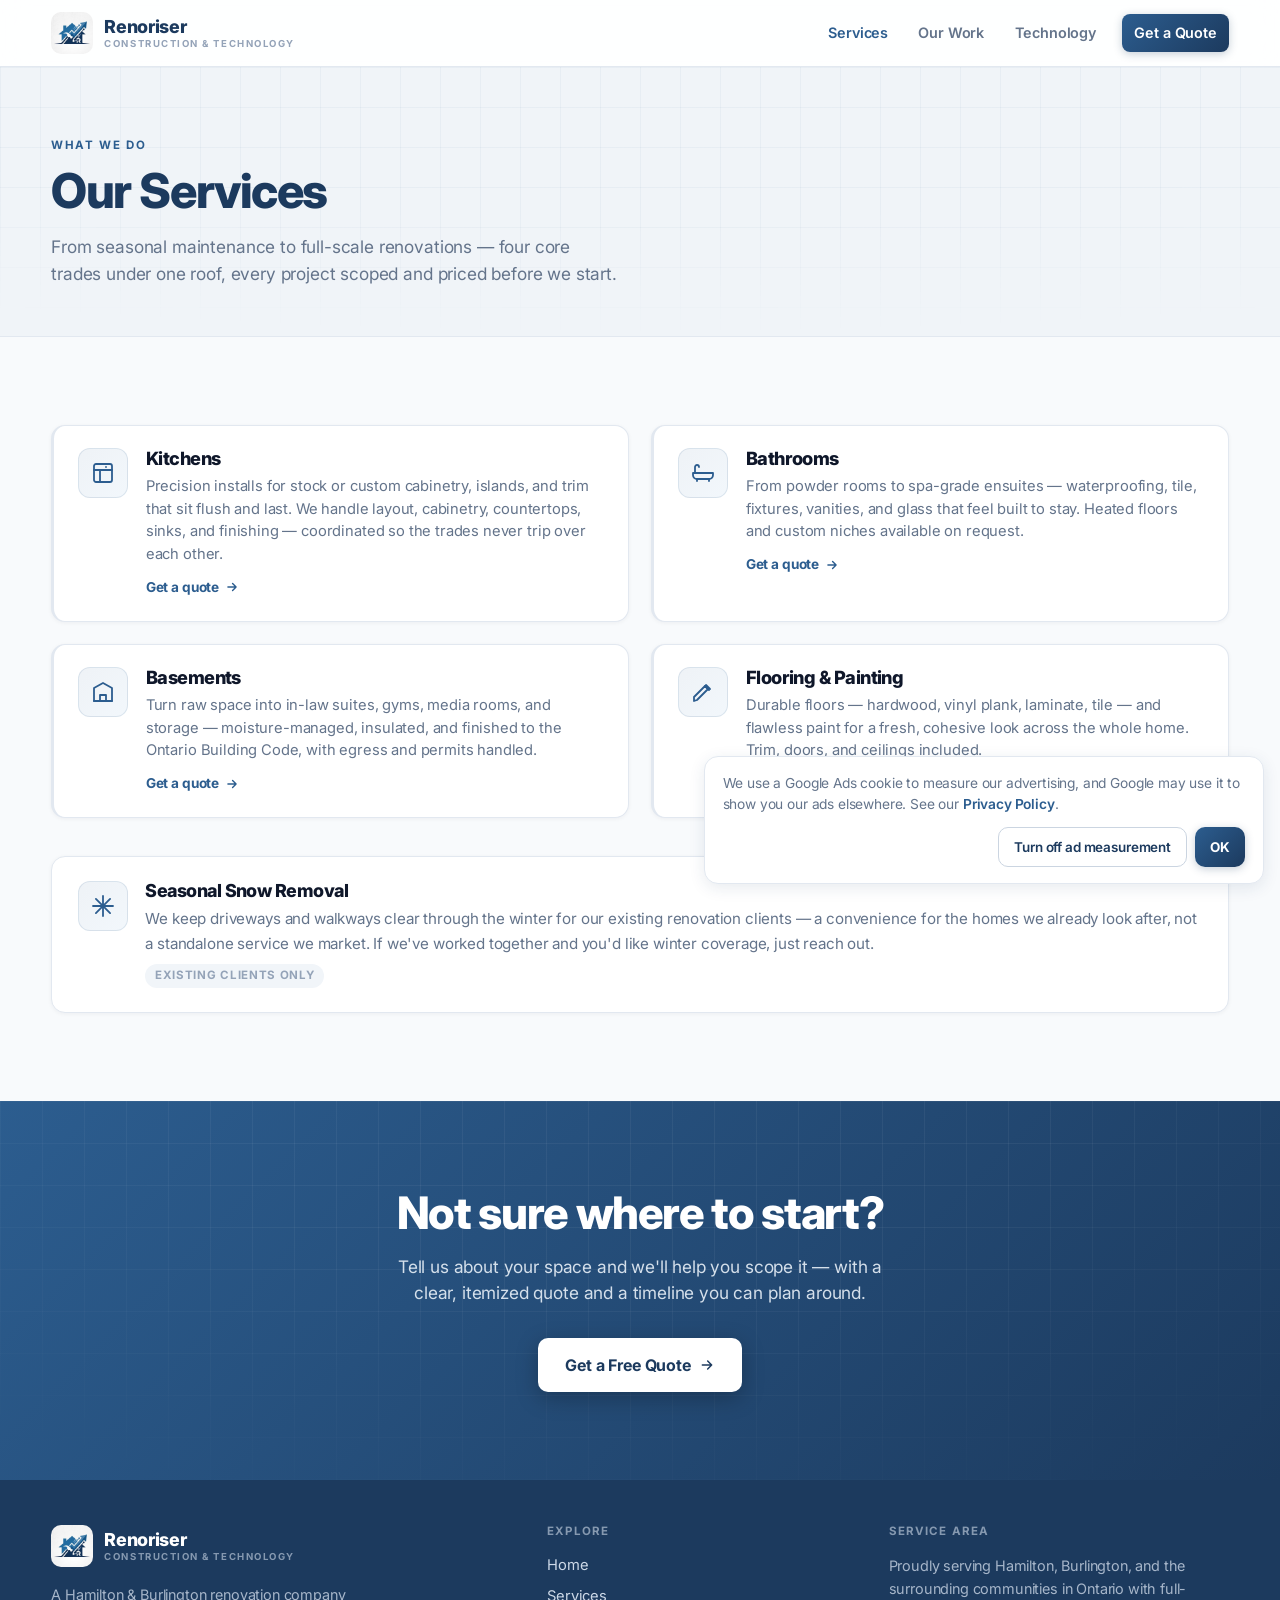
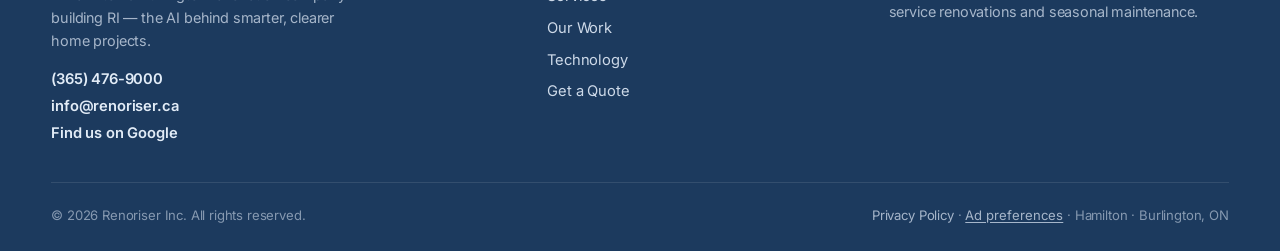
<file: services.html>
<!DOCTYPE html>
<html lang="en">
<head>
  <meta charset="utf-8" />
  <meta name="viewport" content="width=device-width, initial-scale=1" />
  <title>Services — Renoriser</title>
  <meta name="description" content="Kitchen, bathroom, basement, and flooring &amp; painting renovations in Hamilton &amp; Burlington. Seasonal snow removal available for existing clients." />
  <link rel="canonical" href="https://renoriser.ca/services.html" />
  <meta property="og:type" content="website" />
  <meta property="og:site_name" content="Renoriser" />
  <meta property="og:locale" content="en_CA" />
  <meta property="og:title" content="Services — Renoriser" />
  <meta property="og:description" content="Kitchen, bathroom, basement, and flooring &amp; painting renovations in Hamilton &amp; Burlington. Seasonal snow removal available for existing clients." />
  <meta property="og:url" content="https://renoriser.ca/services.html" />
  <meta property="og:image" content="https://renoriser.ca/images/og-image.jpg" />
  <meta property="og:image:width" content="1200" />
  <meta property="og:image:height" content="630" />
  <meta property="og:image:alt" content="A renovated kitchen with a bay window in Hamilton" />
  <meta name="twitter:card" content="summary_large_image" />
  <link rel="preconnect" href="https://fonts.googleapis.com" />
  <link rel="preconnect" href="https://fonts.gstatic.com" crossorigin />
  <link href="https://fonts.googleapis.com/css2?family=Inter:wght@300;400;500;600;700;800;900&display=swap" rel="stylesheet" />
  <link rel="stylesheet" href="assets/css/styles.css" />
  <link rel="icon" type="image/jpeg" href="images/ri-mark.jpeg" />
  <!-- Google Ads tag: loads unless the visitor turned off ad measurement (banner / footer "Ad preferences").
       Keep the same in every page's <head>. For opt-in (e.g. Quebec), load only when the stored value is 'on'. -->
  <script>
    window.dataLayer = window.dataLayer || [];
    function gtag(){dataLayer.push(arguments);} // eslint-disable-line
    (function () {
      var pref = null;
      try { pref = localStorage.getItem('rn_ads'); } catch (e) {}
      if (pref === 'off') return;
      var s = document.createElement('script');
      s.async = true;
      s.src = 'https://www.googletagmanager.com/gtag/js?id=AW-17649734991';
      document.head.appendChild(s);
      gtag('js', new Date());
      gtag('config', 'AW-17649734991');
    })();
  </script>
</head>
<body>
  <header class="site-header" id="top">
    <div class="container header-inner">
      <a class="brand" href="index.html" aria-label="Renoriser home">
        <img class="brand-mark" src="images/ri-mark.jpeg" alt="Renoriser" />
        <span class="brand-lockup"><span class="brand-name">Renoriser</span><span class="brand-sub">Construction &amp; Technology</span></span>
      </a>
      <nav class="nav" id="nav" aria-label="Primary">
        <a href="services.html" class="active">Services</a>
        <a href="work.html">Our Work</a>
        <a href="technology.html">Technology</a>
        <a href="quote.html" class="btn btn-primary btn-small">Get a Quote</a>
      </nav>
      <button class="nav-toggle" id="navToggle" aria-label="Open menu" aria-expanded="false" aria-controls="nav">&#9776;</button>
    </div>
  </header>

  <main>
    <section class="page-hero bp-grid">
      <div class="container">
        <span class="eyebrow">What we do</span>
        <h1>Our Services</h1>
        <p>From seasonal maintenance to full-scale renovations — four core trades under one roof, every project scoped and priced before we start.</p>
      </div>
    </section>

    <section class="section">
      <div class="container">
        <div class="svc-detail">
          <article class="svc-card reveal" id="kitchen">
            <div class="svc-ic"><svg width="24" height="24" viewBox="0 0 24 24" fill="none" stroke="currentColor" stroke-width="1.8" stroke-linecap="round" stroke-linejoin="round"><rect x="3" y="3" width="18" height="18" rx="2"/><path d="M3 9h18M9 9v12M15 6v.01"/></svg></div>
            <div>
              <h3>Kitchens</h3>
              <p>Precision installs for stock or custom cabinetry, islands, and trim that sit flush and last. We handle layout, cabinetry, countertops, sinks, and finishing — coordinated so the trades never trip over each other.</p>
              <a class="svc-link" href="quote.html?intent=kitchen">Get a quote <svg class="arr" width="14" height="14" viewBox="0 0 24 24" fill="none" stroke="currentColor" stroke-width="2.4" stroke-linecap="round" stroke-linejoin="round"><path d="M5 12h14M13 6l6 6-6 6"/></svg></a>
            </div>
          </article>
          <article class="svc-card reveal d1" id="bathroom">
            <div class="svc-ic"><svg width="24" height="24" viewBox="0 0 24 24" fill="none" stroke="currentColor" stroke-width="1.8" stroke-linecap="round" stroke-linejoin="round"><path d="M4 12V6a2 2 0 0 1 2-2 2 2 0 0 1 2 2"/><path d="M2 12h20v2a4 4 0 0 1-4 4H6a4 4 0 0 1-4-4z"/><path d="M6 18v2M18 18v2"/></svg></div>
            <div>
              <h3>Bathrooms</h3>
              <p>From powder rooms to spa-grade ensuites — waterproofing, tile, fixtures, vanities, and glass that feel built to stay. Heated floors and custom niches available on request.</p>
              <a class="svc-link" href="quote.html?intent=bathroom">Get a quote <svg class="arr" width="14" height="14" viewBox="0 0 24 24" fill="none" stroke="currentColor" stroke-width="2.4" stroke-linecap="round" stroke-linejoin="round"><path d="M5 12h14M13 6l6 6-6 6"/></svg></a>
            </div>
          </article>
          <article class="svc-card reveal d2" id="basement">
            <div class="svc-ic"><svg width="24" height="24" viewBox="0 0 24 24" fill="none" stroke="currentColor" stroke-width="1.8" stroke-linecap="round" stroke-linejoin="round"><path d="M3 21V8l9-5 9 5v13"/><path d="M3 21h18M9 21v-6h6v6"/></svg></div>
            <div>
              <h3>Basements</h3>
              <p>Turn raw space into in-law suites, gyms, media rooms, and storage — moisture-managed, insulated, and finished to the Ontario Building Code, with egress and permits handled.</p>
              <a class="svc-link" href="quote.html?intent=basement">Get a quote <svg class="arr" width="14" height="14" viewBox="0 0 24 24" fill="none" stroke="currentColor" stroke-width="2.4" stroke-linecap="round" stroke-linejoin="round"><path d="M5 12h14M13 6l6 6-6 6"/></svg></a>
            </div>
          </article>
          <article class="svc-card reveal d3" id="flooring">
            <div class="svc-ic"><svg width="24" height="24" viewBox="0 0 24 24" fill="none" stroke="currentColor" stroke-width="1.8" stroke-linecap="round" stroke-linejoin="round"><path d="m15 5 4 4M3 21l3-1 11-11-3-3L3 17z"/><path d="M14 6 18 10"/></svg></div>
            <div>
              <h3>Flooring &amp; Painting</h3>
              <p>Durable floors — hardwood, vinyl plank, laminate, tile — and flawless paint for a fresh, cohesive look across the whole home. Trim, doors, and ceilings included.</p>
              <a class="svc-link" href="quote.html?intent=flooring">Get a quote <svg class="arr" width="14" height="14" viewBox="0 0 24 24" fill="none" stroke="currentColor" stroke-width="2.4" stroke-linecap="round" stroke-linejoin="round"><path d="M5 12h14M13 6l6 6-6 6"/></svg></a>
            </div>
          </article>
        </div>

        <!-- Snow removal — retention framing, not a promoted service -->
        <div class="snow-band reveal" id="snow">
          <div class="svc-ic"><svg width="24" height="24" viewBox="0 0 24 24" fill="none" stroke="currentColor" stroke-width="1.8" stroke-linecap="round" stroke-linejoin="round"><path d="M12 2v20M4.9 4.9l14.2 14.2M2 12h20M4.9 19.1 19.1 4.9"/></svg></div>
          <div>
            <h3>Seasonal Snow Removal</h3>
            <p>We keep driveways and walkways clear through the winter for our existing renovation clients — a convenience for the homes we already look after, not a standalone service we market. If we've worked together and you'd like winter coverage, just reach out.</p>
            <span class="pill-note">Existing clients only</span>
          </div>
        </div>
      </div>
    </section>

    <section class="section cta-banner">
      <div class="container">
        <h2>Not sure where to start?</h2>
        <p>Tell us about your space and we'll help you scope it — with a clear, itemized quote and a timeline you can plan around.</p>
        <a href="quote.html" class="btn btn-primary btn-large">Get a Free Quote <svg class="arr" width="16" height="16" viewBox="0 0 24 24" fill="none" stroke="currentColor" stroke-width="2.2" stroke-linecap="round" stroke-linejoin="round"><path d="M5 12h14M13 6l6 6-6 6"/></svg></a>
      </div>
    </section>
  </main>

  <footer class="site-footer">
    <div class="container">
      <div class="footer-inner">
        <div>
          <div class="footer-brand">
            <img class="brand-mark" src="images/ri-mark.jpeg" alt="Renoriser" />
            <span class="brand-lockup"><span class="brand-name">Renoriser</span><span class="brand-sub">Construction &amp; Technology</span></span>
          </div>
          <p class="footer-blurb">A Hamilton &amp; Burlington renovation company building RI — the AI behind smarter, clearer home projects.</p>
          <div class="footer-contact">
            <a href="tel:+13654769000">(365) 476-9000</a>
            <a href="mailto:info@renoriser.ca">info@renoriser.ca</a>
            <a href="https://maps.google.com/maps?cid=7921269862877004317" rel="noopener" target="_blank">Find us on Google</a>
          </div>
        </div>
        <div class="footer-col">
          <h4>Explore</h4>
          <a href="index.html">Home</a>
          <a href="services.html">Services</a>
          <a href="work.html">Our Work</a>
          <a href="technology.html">Technology</a>
          <a href="quote.html">Get a Quote</a>
        </div>
        <div class="footer-col">
          <h4>Service area</h4>
          <p>Proudly serving Hamilton, Burlington, and the surrounding communities in Ontario with full-service renovations and seasonal maintenance.</p>
        </div>
      </div>
      <div class="footer-bottom">
        <span>© <span id="year"></span> Renoriser Inc. All rights reserved.</span>
        <span><a href="privacy.html">Privacy Policy</a> · <button type="button" class="link-btn" data-ad-prefs>Ad preferences</button> · Hamilton · Burlington, ON</span>
      </div>
    </div>
  </footer>

  <script src="assets/js/main.js"></script>
</body>
</html>
</file>
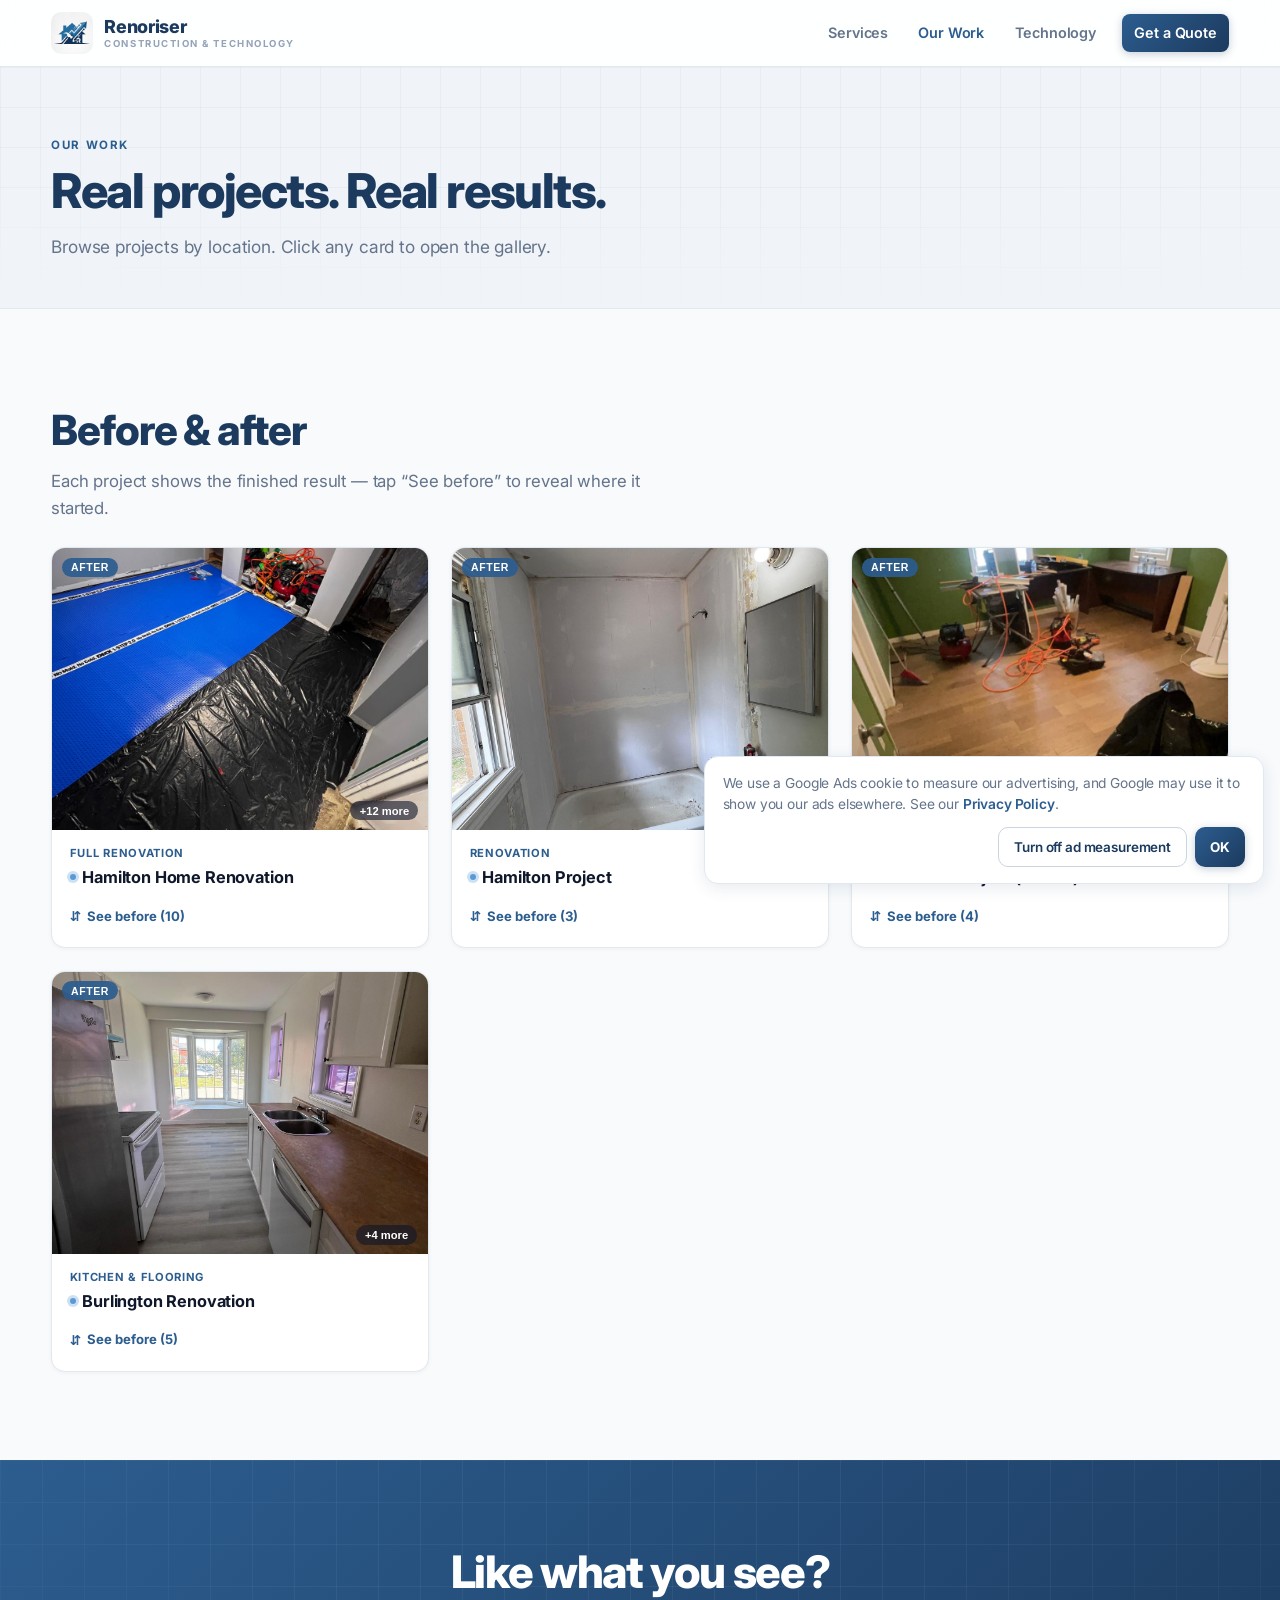
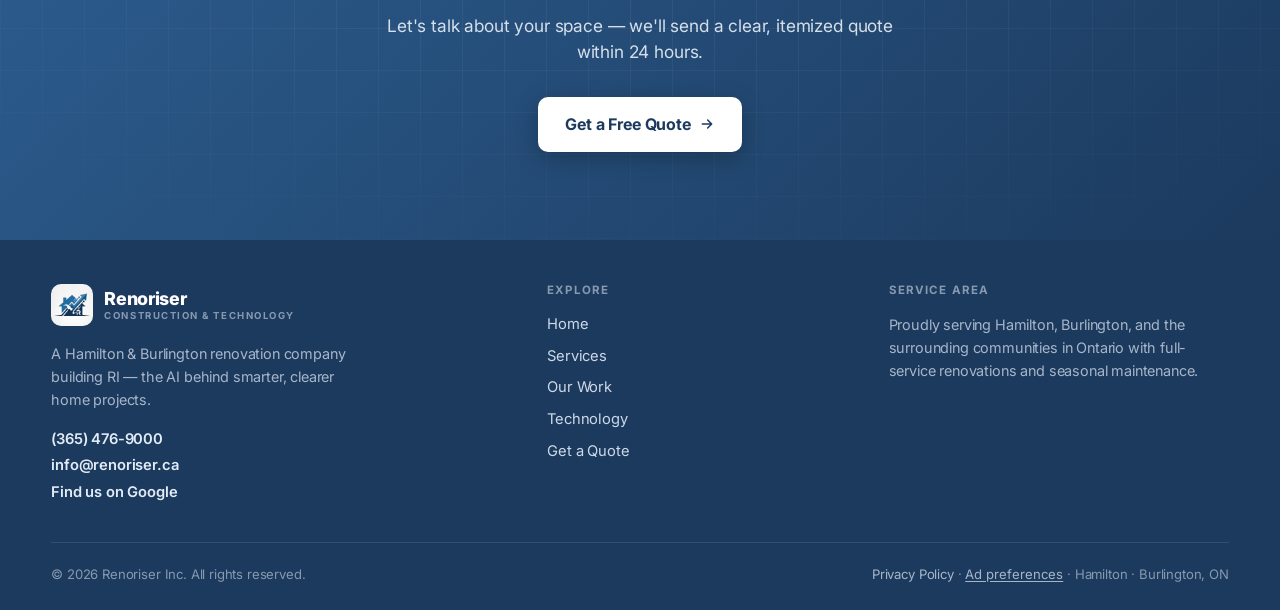
<file: work.html>
<!DOCTYPE html>
<html lang="en">
<head>
  <meta charset="utf-8" />
  <meta name="viewport" content="width=device-width, initial-scale=1" />
  <title>Our Work — Renoriser</title>
  <meta name="description" content="Explore recent renovation projects by location: Hamilton and Burlington." />
  <link rel="canonical" href="https://renoriser.ca/work.html" />
  <meta property="og:type" content="website" />
  <meta property="og:site_name" content="Renoriser" />
  <meta property="og:locale" content="en_CA" />
  <meta property="og:title" content="Our Work — Renoriser" />
  <meta property="og:description" content="Explore recent renovation projects by location: Hamilton and Burlington." />
  <meta property="og:url" content="https://renoriser.ca/work.html" />
  <meta property="og:image" content="https://renoriser.ca/images/og-image.jpg" />
  <meta property="og:image:width" content="1200" />
  <meta property="og:image:height" content="630" />
  <meta property="og:image:alt" content="A renovated kitchen with a bay window in Hamilton" />
  <meta name="twitter:card" content="summary_large_image" />
  <link rel="preconnect" href="https://fonts.googleapis.com" />
  <link rel="preconnect" href="https://fonts.gstatic.com" crossorigin />
  <link href="https://fonts.googleapis.com/css2?family=Inter:wght@300;400;500;600;700;800;900&display=swap" rel="stylesheet" />
  <link rel="stylesheet" href="assets/css/styles.css" />
  <link rel="icon" type="image/jpeg" href="images/ri-mark.jpeg" />
  <!-- Google Ads tag: loads unless the visitor turned off ad measurement (banner / footer "Ad preferences").
       Keep the same in every page's <head>. For opt-in (e.g. Quebec), load only when the stored value is 'on'. -->
  <script>
    window.dataLayer = window.dataLayer || [];
    function gtag(){dataLayer.push(arguments);} // eslint-disable-line
    (function () {
      var pref = null;
      try { pref = localStorage.getItem('rn_ads'); } catch (e) {}
      if (pref === 'off') return;
      var s = document.createElement('script');
      s.async = true;
      s.src = 'https://www.googletagmanager.com/gtag/js?id=AW-17649734991';
      document.head.appendChild(s);
      gtag('js', new Date());
      gtag('config', 'AW-17649734991');
    })();
  </script>
</head>
<body class="work-page">
  <header class="site-header" id="top">
    <div class="container header-inner">
      <a class="brand" href="index.html" aria-label="Renoriser home">
        <img class="brand-mark" src="images/ri-mark.jpeg" alt="Renoriser" />
        <span class="brand-lockup"><span class="brand-name">Renoriser</span><span class="brand-sub">Construction &amp; Technology</span></span>
      </a>
      <nav class="nav" id="nav" aria-label="Primary">
        <a href="services.html">Services</a>
        <a href="work.html" class="active">Our Work</a>
        <a href="technology.html">Technology</a>
        <a href="quote.html" class="btn btn-primary btn-small">Get a Quote</a>
      </nav>
      <button class="nav-toggle" id="navToggle" aria-label="Open menu" aria-expanded="false" aria-controls="nav">&#9776;</button>
    </div>
  </header>

  <main>
    <section class="page-hero bp-grid">
      <div class="container">
        <span class="eyebrow">Our work</span>
        <h1>Real projects. Real results.</h1>
        <p>Browse projects by location. Click any card to open the gallery.</p>
      </div>
    </section>

    <section class="section">
      <div class="container">
        <div class="section-head" style="margin-bottom:1.6rem;">
          <h2>Before &amp; after</h2>
          <p>Each project shows the finished result — tap &ldquo;See before&rdquo; to reveal where it started.</p>
        </div>
        <div class="proj-grid" id="projectGrid">
          <p class="muted">Loading projects&hellip;</p>
        </div>
      </div>
    </section>

    <section class="section cta-banner">
      <div class="container">
        <h2>Like what you see?</h2>
        <p>Let's talk about your space — we'll send a clear, itemized quote within 24 hours.</p>
        <a href="quote.html" class="btn btn-primary btn-large">Get a Free Quote <svg class="arr" width="16" height="16" viewBox="0 0 24 24" fill="none" stroke="currentColor" stroke-width="2.2" stroke-linecap="round" stroke-linejoin="round"><path d="M5 12h14M13 6l6 6-6 6"/></svg></a>
      </div>
    </section>
  </main>

  <footer class="site-footer">
    <div class="container">
      <div class="footer-inner">
        <div>
          <div class="footer-brand">
            <img class="brand-mark" src="images/ri-mark.jpeg" alt="Renoriser" />
            <span class="brand-lockup"><span class="brand-name">Renoriser</span><span class="brand-sub">Construction &amp; Technology</span></span>
          </div>
          <p class="footer-blurb">A Hamilton &amp; Burlington renovation company building RI — the AI behind smarter, clearer home projects.</p>
          <div class="footer-contact">
            <a href="tel:+13654769000">(365) 476-9000</a>
            <a href="mailto:info@renoriser.ca">info@renoriser.ca</a>
            <a href="https://maps.google.com/maps?cid=7921269862877004317" rel="noopener" target="_blank">Find us on Google</a>
          </div>
        </div>
        <div class="footer-col">
          <h4>Explore</h4>
          <a href="index.html">Home</a>
          <a href="services.html">Services</a>
          <a href="work.html">Our Work</a>
          <a href="technology.html">Technology</a>
          <a href="quote.html">Get a Quote</a>
        </div>
        <div class="footer-col">
          <h4>Service area</h4>
          <p>Proudly serving Hamilton, Burlington, and the surrounding communities in Ontario with full-service renovations and seasonal maintenance.</p>
        </div>
      </div>
      <div class="footer-bottom">
        <span>© <span id="year"></span> Renoriser Inc. All rights reserved.</span>
        <span><a href="privacy.html">Privacy Policy</a> · <button type="button" class="link-btn" data-ad-prefs>Ad preferences</button> · Hamilton · Burlington, ON</span>
      </div>
    </div>
  </footer>

  <!-- Lightbox Modal -->
  <div class="lightbox" id="lightbox" aria-hidden="true" role="dialog" aria-label="Project photo viewer">
    <button class="lightbox-close" id="lightboxClose" aria-label="Close">×</button>
    <button class="lightbox-nav prev" id="lbPrev" aria-label="Previous photo">&#8249;</button>
    <button class="lightbox-nav next" id="lbNext" aria-label="Next photo">&#8250;</button>
    <div class="lightbox-content" id="lightboxContent"></div>
    <div class="lightbox-backdrop" id="lightboxBackdrop"></div>
  </div>

  <script src="assets/js/main.js"></script>
</body>
</html>
</file>
<file: assets/css/styles.css>
/* =========================================================================
   Renoriser — Construction & Technology
   "Crisp Blueprint White" — navy + sky on white surfaces.
   Conversion-first multi-page site (home, services, technology, quote, work).
   Inter is loaded via <link> in each page <head>.
   ========================================================================= */

:root{
  /* Brand */
  --brand-navy:#1c3a5e; --brand:#2c5d8f; --brand-sky:#5b9bd5; --brand-light:#7aaedd;
  /* Surfaces */
  --surface:#ffffff; --surface-card:#f1f5f9; --surface-page:#f8fafc; --surface-page-2:#f0f4f8;
  --trust-bg:#f5f7fa;
  /* Ink */
  --ink:#0f172a; --ink-muted:#64748b; --ink-soft:#94a3b8; --ink-faint:#cbd5e1;
  /* Edges */
  --edge:#e2e8f0; --edge-soft:#f1f5f9; --edge-strong:#cbd5e1;
  /* Semantic */
  --success-bg:#f0fdf4; --success-fg:#15803d; --success-dot:#22c55e;
  --warn-bg:#fffbeb; --warn-fg:#b45309; --warn-dot:#f59e0b; --warn-border:#fde68a;
  --danger-fg:#dc2626;
  /* Gradients & grid */
  --grad-brand:linear-gradient(135deg,#2c5d8f 0%,#1c3a5e 100%);
  --grad-tint:linear-gradient(135deg,rgba(44,93,143,0.08),rgba(91,155,213,0.08));
  --grid-line:rgba(44,93,143,0.045);
  /* Radii */
  --radius-sm:8px; --radius-md:10px; --radius-lg:12px; --radius-xl:14px; --radius-2xl:16px; --radius-pill:9999px;
  /* Shadows */
  --shadow-xs:0 1px 3px rgba(15,23,42,0.05);
  --shadow-sm:0 1px 4px rgba(15,23,42,0.05);
  --shadow-md:0 4px 14px rgba(28,58,94,0.08);
  --shadow-lg:0 4px 16px rgba(28,58,94,0.10);
  --shadow-xl:0 8px 28px rgba(15,23,42,0.12);
  --shadow-card-hover:0 14px 40px rgba(28,58,94,0.13);
  --shadow-btn:0 2px 8px rgba(28,58,94,0.25);
  --shadow-btn-hover:0 8px 22px rgba(28,58,94,0.32);
  --focus-ring:0 0 0 3px rgba(44,93,143,0.18);
  /* Motion */
  --ease:cubic-bezier(0.22,1,0.36,1);
  --font-sans:'Inter',system-ui,-apple-system,'Segoe UI',Roboto,Helvetica,Arial,sans-serif;
}

*{box-sizing:border-box;}
html{scroll-behavior:smooth;}
body{
  margin:0; font-family:var(--font-sans); color:var(--ink);
  background:var(--surface-page);
  -webkit-font-smoothing:antialiased; text-rendering:optimizeLegibility;
  letter-spacing:-0.01em; line-height:1.5;
}
img,video{max-width:100%; display:block;}
a{color:inherit; text-decoration:none;}
h1,h2,h3,h4{margin:0; letter-spacing:-0.03em; line-height:1.1; font-weight:800; color:var(--brand-navy);}
p{margin:0;}

.container{width:min(1180px,92%); margin-inline:auto;}
.section{padding:clamp(3rem,7vw,5.5rem) 0;}
.section.alt{background:var(--surface-page-2); border-top:1px solid var(--edge); border-bottom:1px solid var(--edge);}
.eyebrow{
  display:inline-flex; align-items:center; gap:.5rem;
  font-size:.72rem; font-weight:700; text-transform:uppercase; letter-spacing:.14em; color:var(--brand);
}
.eyebrow.muted{color:var(--ink-soft);}
.section-head{max-width:60ch; margin-bottom:2.4rem;}
.section-head.center{margin-inline:auto; text-align:center;}
.section-head h2{font-size:clamp(1.8rem,3.4vw,2.6rem); margin-top:.7rem;}
.section-head p{margin-top:.85rem; font-size:1.05rem; line-height:1.6; color:var(--ink-muted);}

/* ---- Blueprint grid backdrop ------------------------------------------- */
.bp-grid{position:relative;}
.bp-grid::before{
  content:""; position:absolute; inset:0; z-index:0; pointer-events:none;
  background-image:linear-gradient(var(--grid-line) 1px,transparent 1px),
                   linear-gradient(90deg,var(--grid-line) 1px,transparent 1px);
  background-size:40px 40px;
  -webkit-mask-image:radial-gradient(120% 100% at 50% 0%,#000 55%,transparent 100%);
          mask-image:radial-gradient(120% 100% at 50% 0%,#000 55%,transparent 100%);
}
.bp-grid > *{position:relative; z-index:1;}

/* ---- Buttons ----------------------------------------------------------- */
.btn{
  display:inline-flex; align-items:center; justify-content:center; gap:.5rem;
  font:inherit; font-size:.92rem; font-weight:600; letter-spacing:-0.01em;
  padding:.8rem 1.3rem; border-radius:var(--radius-md);
  border:1px solid var(--edge); background:var(--surface); color:var(--ink);
  cursor:pointer; transition:all .16s var(--ease); white-space:nowrap;
}
.btn:hover{transform:translateY(-1px); border-color:var(--edge-strong); box-shadow:var(--shadow-sm);}
.btn:active{transform:translateY(0); filter:brightness(.97);}
.btn-primary{background:var(--grad-brand); color:#fff; border:0; font-weight:700; box-shadow:var(--shadow-btn);}
.btn-primary:hover{filter:brightness(1.08); box-shadow:var(--shadow-btn-hover); transform:translateY(-1px); color:#fff;}
.btn-ghost{background:transparent; border:1px solid var(--edge-strong); color:var(--brand-navy);}
.btn-ghost:hover{background:#fff; border-color:var(--brand); color:var(--brand);}
/* Ghost on dark backgrounds (hero overlay, navy bands) */
.btn-ghost.on-dark{border-color:rgba(255,255,255,.55); color:#fff; background:rgba(255,255,255,.06);}
.btn-ghost.on-dark:hover{background:rgba(255,255,255,.16); border-color:#fff; color:#fff;}
.btn-small{padding:.55rem .95rem; font-size:.84rem;}
.btn-large{padding:.95rem 1.7rem; font-size:1rem;}
.btn .arr{transition:transform .16s var(--ease);}
.btn:hover .arr{transform:translateX(3px);}

:focus-visible{outline:2px solid var(--brand); outline-offset:3px; border-radius:4px;}
button:disabled{opacity:.6; cursor:not-allowed;}
.muted{color:var(--ink-muted);}

/* ---- Header ------------------------------------------------------------ */
.site-header{
  position:sticky; top:0; z-index:60;
  background:rgba(255,255,255,0.85); backdrop-filter:blur(14px) saturate(1.4);
  border-bottom:1px solid var(--edge); transition:padding .2s var(--ease), box-shadow .2s var(--ease);
}
.site-header.scrolled{box-shadow:0 4px 20px rgba(28,58,94,0.08);}
.header-inner{display:flex; align-items:center; justify-content:space-between; padding:.75rem 0; gap:1rem; transition:padding .2s var(--ease);}
.site-header.scrolled .header-inner{padding:.45rem 0;}
.brand{display:flex; align-items:center; gap:.7rem;}
.brand-mark{height:42px; width:42px; border-radius:10px; object-fit:cover; mix-blend-mode:multiply; background:#fff; transition:height .2s var(--ease), width .2s var(--ease);}
.site-header.scrolled .brand-mark{height:34px; width:34px;}
.brand-lockup{display:flex; flex-direction:column; line-height:1;}
.brand-name{font-weight:800; font-size:1.12rem; color:var(--brand-navy); letter-spacing:-0.02em;}
.brand-sub{font-size:.6rem; font-weight:700; text-transform:uppercase; letter-spacing:.16em; color:var(--ink-soft); margin-top:3px;}
.nav{display:flex; align-items:center; gap:.4rem;}
.nav a{font-size:.9rem; font-weight:600; color:var(--ink-muted); padding:.5rem .75rem; border-radius:var(--radius-sm); transition:color .16s var(--ease), background .16s var(--ease);}
.nav a:not(.btn):hover{color:var(--brand); background:var(--surface-card);}
.nav a.active{color:var(--brand);}
.nav .btn{margin-left:.5rem; color:#fff;}
.nav-toggle{display:none; background:transparent; border:1px solid var(--edge); border-radius:var(--radius-sm); width:44px; height:44px; font-size:1.3rem; color:var(--brand-navy); cursor:pointer; z-index:80;}

/* ---- Home hero (full-bleed video + overlay) ---------------------------- */
.home-hero{position:relative; min-height:calc(100svh - 66px); display:grid; align-items:center; overflow:hidden; background:var(--brand-navy);}
.home-hero__media{position:absolute; inset:0; z-index:0;}
.home-hero__media img,.home-hero__media video{position:absolute; inset:0; width:100%; height:100%; object-fit:cover;}
.home-hero__img{display:none;}
.home-hero__overlay{position:absolute; inset:0; z-index:1; background:
  linear-gradient(90deg, rgba(15,23,42,.82) 0%, rgba(15,23,42,.66) 45%, rgba(15,23,42,.55) 100%);}
.home-hero .container{position:relative; z-index:2; padding-block:clamp(4rem,12vh,8rem);}
.home-hero__content{max-width:38rem;}
.home-hero .eyebrow{color:#bcd4ee;}
.home-hero h1{color:#fff; font-size:clamp(2.5rem,6vw,4.2rem); line-height:1.02;}
.home-hero__lead{margin:1.4rem 0 0; font-size:clamp(1.05rem,1.6vw,1.25rem); line-height:1.6; color:rgba(232,239,247,.92); max-width:40ch;}
.home-hero__ctas{display:flex; gap:.9rem; margin-top:2.2rem; flex-wrap:wrap;}
.hero-pause{
  position:absolute; z-index:3; right:clamp(1rem,4vw,2.5rem); bottom:1.5rem;
  width:44px; height:44px; border-radius:50%; display:grid; place-items:center;
  background:rgba(15,23,42,.5); border:1px solid rgba(255,255,255,.4); color:#fff; cursor:pointer;
  -webkit-backdrop-filter:blur(6px); backdrop-filter:blur(6px); transition:.16s var(--ease);
}
.hero-pause:hover{background:rgba(15,23,42,.75);}
.hero-pause svg{width:18px; height:18px;}

/* Gradient accent for the hero headline */
.home-hero h1 .grad{background:linear-gradient(90deg,#7aaedd 0%,#a5b4fc 100%); -webkit-background-clip:text; background-clip:text; color:transparent;}

/* Ken Burns drift — animates the still hero photo so it feels alive */
.home-hero__bg{transform-origin:center; animation:hero-kenburns 26s ease-in-out infinite alternate; will-change:transform;}
@keyframes hero-kenburns{from{transform:scale(1.05);} to{transform:scale(1.16) translate(-1.5%,-1%);}}

/* ---- Trust bar --------------------------------------------------------- */
.trust-bar{background:var(--trust-bg); border-bottom:1px solid var(--edge);}
.trust-grid{display:grid; grid-template-columns:repeat(4,1fr); gap:1px; background:var(--edge);}
.trust-item{display:flex; align-items:center; justify-content:center; gap:.55rem; text-align:center; padding:1.1rem .9rem; background:var(--trust-bg); color:var(--brand-navy); font-size:.86rem; font-weight:700; letter-spacing:.01em;}
.trust-item .tick{flex-shrink:0; color:var(--brand); font-weight:900;}
.trust-item.rating{color:var(--warn-fg);} /* used when swapped to ★ reviews */

/* ---- Services overview (home) ------------------------------------------ */
.svc-grid{display:grid; grid-template-columns:repeat(2,1fr); gap:1.2rem;}
.svc-card{
  position:relative; display:flex; gap:1.1rem; align-items:flex-start;
  background:var(--surface); border:1px solid var(--edge); border-left:3px solid var(--edge);
  border-radius:var(--radius-xl); padding:1.4rem 1.5rem; box-shadow:var(--shadow-sm);
  transition:transform .18s var(--ease), box-shadow .18s var(--ease), border-left-color .18s var(--ease);
}
.svc-card:hover{transform:translateY(-3px); box-shadow:var(--shadow-card-hover); border-left-color:var(--brand);}
.svc-card .svc-ic{width:50px; height:50px; flex-shrink:0; border-radius:var(--radius-lg); display:grid; place-items:center; color:var(--brand); background:var(--grad-tint); border:1px solid rgba(44,93,143,0.12); transition:transform .18s var(--ease);}
.svc-card:hover .svc-ic{transform:scale(1.07) rotate(-3deg); color:var(--brand-navy);}
.svc-card h3{font-size:1.14rem; color:var(--ink);}
.svc-card p{margin-top:.4rem; font-size:.92rem; line-height:1.55; color:var(--ink-muted);}
.svc-card .svc-link{display:inline-flex; align-items:center; gap:.35rem; margin-top:.7rem; font-size:.85rem; font-weight:700; color:var(--brand);}
.svc-card .svc-link .arr{transition:transform .16s var(--ease);}
.svc-card:hover .svc-link .arr{transform:translateX(3px);}
.svc-stretch{position:absolute; inset:0;} /* full-card click target */
.svc-aside{margin-top:1.4rem; font-size:.95rem; color:var(--ink-muted);}
.svc-aside a{color:var(--brand); font-weight:700;}
.svc-aside a:hover{text-decoration:underline;}

/* ---- Work teaser (navy band) ------------------------------------------- */
.work-teaser{background:var(--brand-navy); color:#fff; position:relative; overflow:hidden;}
.work-teaser .section-head h2{color:#fff;}
.work-teaser .section-head p{color:rgba(205,217,232,.8);}
.work-teaser .eyebrow{color:var(--brand-sky);}
.work-cards{display:grid; grid-template-columns:repeat(3,1fr); gap:1.3rem; margin-bottom:2.4rem;}
.work-card{
  display:block; background:rgba(255,255,255,.04); border:1px solid rgba(255,255,255,.12);
  border-radius:var(--radius-xl); overflow:hidden; transition:transform .2s var(--ease), box-shadow .2s var(--ease), border-color .2s var(--ease);
}
.work-card:hover{transform:translateY(-4px); box-shadow:0 18px 44px rgba(0,0,0,.35); border-color:rgba(91,155,213,.5);}
.work-card__img{aspect-ratio:4/3; overflow:hidden; background:rgba(255,255,255,.06);}
.work-card__img img{width:100%; height:100%; object-fit:cover; transition:transform .55s var(--ease);}
.work-card:hover .work-card__img img{transform:scale(1.06);}
.work-card__skel{width:100%; height:100%; background:linear-gradient(100deg, rgba(255,255,255,.06) 30%, rgba(255,255,255,.14) 50%, rgba(255,255,255,.06) 70%); background-size:200% 100%; animation:shimmer 1.4s infinite;}
.work-card__body{padding:1rem 1.15rem 1.2rem;}
.work-card__type{font-size:.78rem; font-weight:700; text-transform:uppercase; letter-spacing:.06em; color:var(--brand-sky);}
.work-card__loc{display:flex; align-items:center; gap:.4rem; margin-top:.3rem; font-size:.95rem; font-weight:600; color:#fff;}
.work-card__loc .pin{width:6px; height:6px; border-radius:50%; background:var(--brand-sky); box-shadow:0 0 0 3px rgba(91,155,213,.35);}
.work-teaser__cta{text-align:center;}

/* ---- RI technology teaser (home — secondary) --------------------------- */
.tech-teaser-grid{display:grid; grid-template-columns:.92fr 1.08fr; gap:clamp(2rem,4vw,3.5rem); align-items:center;}
.badge-soon{display:inline-flex; align-items:center; gap:.45rem; background:var(--warn-bg); border:1px solid var(--warn-border); color:var(--warn-fg); font-size:.68rem; font-weight:700; text-transform:uppercase; letter-spacing:.1em; padding:.32rem .7rem; border-radius:var(--radius-pill);}
.badge-soon .dot{width:7px; height:7px; border-radius:50%; background:var(--warn-dot); animation:ri-pulse 2s var(--ease) infinite;}
.tech-teaser-copy h2{font-size:clamp(1.8rem,3.4vw,2.5rem); margin-top:.9rem;}
.tech-teaser-copy p{margin-top:1rem; font-size:1.05rem; line-height:1.65; color:var(--ink-muted); max-width:42ch;}
.tech-teaser-copy p strong{color:var(--brand-navy);}
.tech-teaser-copy .tech-cta{margin-top:1.7rem;}

/* ---- Social proof (value statements) ----------------------------------- */
.proof-grid{display:grid; grid-template-columns:repeat(3,1fr); gap:1.2rem;}
.proof-card{background:var(--surface); border:1px solid var(--edge); border-radius:var(--radius-xl); padding:1.6rem 1.5rem; box-shadow:var(--shadow-sm);}
.proof-card .qmark{color:var(--brand-sky); font-size:2.2rem; line-height:.6; font-weight:800;}
.proof-card p{margin-top:.7rem; font-size:1.05rem; line-height:1.55; font-weight:600; color:var(--ink);}
.proof-note{margin-top:1.6rem; text-align:center; font-size:.85rem; color:var(--ink-soft);}

/* ---- Final CTA banner -------------------------------------------------- */
.cta-banner{background:var(--grad-brand); color:#fff; text-align:center; position:relative; overflow:hidden;}
.cta-banner::after{content:""; position:absolute; inset:0; pointer-events:none; background-image:linear-gradient(rgba(255,255,255,.05) 1px,transparent 1px),linear-gradient(90deg,rgba(255,255,255,.05) 1px,transparent 1px); background-size:42px 42px; -webkit-mask-image:radial-gradient(80% 120% at 50% 0%,#000 40%,transparent 100%); mask-image:radial-gradient(80% 120% at 50% 0%,#000 40%,transparent 100%);}
.cta-banner .container{position:relative; z-index:1;}
.cta-banner h2{color:#fff; font-size:clamp(1.9rem,3.8vw,2.8rem);}
.cta-banner p{margin:1rem auto 0; max-width:46ch; color:rgba(232,239,247,.9); font-size:1.08rem;}
.cta-banner .btn{margin-top:2rem;}
.cta-banner .btn-primary{background:#fff; color:var(--brand-navy); box-shadow:0 6px 22px rgba(0,0,0,.25);}
.cta-banner .btn-primary:hover{color:var(--brand-navy); filter:none; background:#f1f5f9;}

/* ---- Footer ------------------------------------------------------------ */
.site-footer{background:var(--brand-navy); color:#cdd9e8; padding:2.8rem 0 1.6rem;}
.footer-inner{display:grid; grid-template-columns:1.5fr 1fr 1.1fr; gap:2rem;}
.footer-brand{display:flex; align-items:center; gap:.7rem; margin-bottom:1rem;}
.footer-brand .brand-mark{mix-blend-mode:normal; background:#fff;}
.footer-brand .brand-name{color:#fff;}
.footer-brand .brand-sub{color:rgba(205,217,232,.6);}
.footer-blurb{font-size:.9rem; line-height:1.6; color:rgba(205,217,232,.78); max-width:34ch; margin-bottom:1rem;}
.footer-contact a{display:block; font-size:.92rem; color:#e2ecf7; margin-top:.3rem; font-weight:600;}
.footer-contact a:hover{color:#fff;}
.footer-col h4{font-size:.72rem; text-transform:uppercase; letter-spacing:.1em; color:rgba(205,217,232,.6); margin-bottom:1rem; font-weight:700;}
.footer-col a{display:block; font-size:.92rem; color:#cdd9e8; margin-bottom:.6rem; transition:color .16s var(--ease);}
.footer-col a:hover{color:#fff;}
.footer-col p{font-size:.9rem; color:rgba(205,217,232,.78); line-height:1.6;}
.footer-bottom{margin-top:2.4rem; padding-top:1.4rem; border-top:1px solid rgba(255,255,255,.1); display:flex; justify-content:space-between; gap:1rem; flex-wrap:wrap; font-size:.82rem; color:rgba(205,217,232,.6);}
.footer-bottom a{color:rgba(205,217,232,.78);}
.footer-bottom a:hover{color:#fff;}

/* ---- Slim page hero (interior pages) ----------------------------------- */
.page-hero{position:relative; overflow:hidden; background:var(--surface-page-2); border-bottom:1px solid var(--edge); padding:clamp(2.6rem,6vw,4rem) 0 clamp(2.2rem,4vw,3rem);}
.page-hero .eyebrow{margin-bottom:.7rem;}
.page-hero h1{font-size:clamp(2rem,4.6vw,3rem);}
.page-hero p{margin-top:.9rem; font-size:1.08rem; line-height:1.6; color:var(--ink-muted); max-width:52ch;}

/* ---- Services page ----------------------------------------------------- */
.svc-detail{display:grid; grid-template-columns:repeat(2,1fr); gap:1.4rem;}
.svc-detail .svc-card{scroll-margin-top:90px;}
.snow-band{margin-top:2.4rem; display:flex; gap:1.1rem; align-items:flex-start; background:var(--surface); border:1px solid var(--edge); border-radius:var(--radius-xl); padding:1.5rem 1.6rem; box-shadow:var(--shadow-sm); scroll-margin-top:90px;}
.snow-band .svc-ic{width:50px; height:50px; flex-shrink:0; border-radius:var(--radius-lg); display:grid; place-items:center; color:var(--brand); background:var(--grad-tint); border:1px solid rgba(44,93,143,0.12);}
.snow-band h3{font-size:1.12rem; color:var(--ink);}
.snow-band p{margin-top:.4rem; font-size:.95rem; line-height:1.6; color:var(--ink-muted);}
.snow-band .pill-note{display:inline-block; margin-top:.5rem; font-size:.72rem; font-weight:700; text-transform:uppercase; letter-spacing:.06em; color:var(--ink-soft); background:var(--surface-card); padding:.2rem .6rem; border-radius:var(--radius-pill);}

/* ---- Technology / RI page + animated mock ------------------------------ */
.tech-inner{display:grid; grid-template-columns:.85fr 1.15fr; gap:clamp(2rem,4vw,3.5rem); align-items:center;}
.tech-copy h1,.tech-copy h2{font-size:clamp(2rem,3.8vw,2.9rem); margin-top:.8rem;}
.tech-copy .lead{margin-top:1.1rem; font-size:1.08rem; line-height:1.65; color:var(--ink-muted);}
.tech-feats{list-style:none; padding:0; margin:1.8rem 0 0; display:grid; gap:1.15rem;}
.tech-feat{display:flex; gap:.9rem;}
.tech-feat-ic{width:38px; height:38px; flex-shrink:0; border-radius:var(--radius-md); display:grid; place-items:center; color:var(--brand); background:#fff; border:1px solid var(--edge); box-shadow:var(--shadow-xs);}
.tech-feat-tt{display:block; font-size:.96rem; font-weight:700; color:var(--ink);}
.tech-feat-ds{display:block; font-size:.88rem; line-height:1.5; color:var(--ink-muted); margin-top:.2rem;}
.tech-cta{margin-top:2rem; display:flex; align-items:center; gap:1rem; flex-wrap:wrap;}
.tech-cta .note{font-size:.8rem; color:var(--ink-soft); font-weight:600;}

.ws{border-radius:var(--radius-2xl); overflow:hidden; border:1px solid var(--edge); box-shadow:var(--shadow-card-hover); background:#fff;}
.ws-bar{display:flex; align-items:center; gap:.55rem; padding:.7rem .95rem; background:var(--grad-brand); border-bottom:1px solid rgba(255,255,255,.12);}
.ws-bar .dot{width:11px; height:11px; border-radius:50%; background:rgba(255,255,255,.4);}
.ws-bar .title{margin-left:.4rem; font-size:.8rem; font-weight:700; color:#fff; display:flex; align-items:center; gap:.45rem;}
.ws-bar .pill{margin-left:auto; font-size:.62rem; font-weight:700; text-transform:uppercase; letter-spacing:.08em; color:#fff; background:rgba(255,255,255,.18); padding:.22rem .55rem; border-radius:var(--radius-pill);}
.ws-body{display:grid; grid-template-columns:1fr 1fr; min-height:486px;}
.ws--compact .ws-body{min-height:392px;}
.ws-chat{display:flex; flex-direction:column; background:var(--surface-page); border-right:1px solid var(--edge); padding:1rem .9rem; overflow:hidden;}
.ws-chat .scroll{flex:1; min-height:0; display:flex; flex-direction:column; gap:.7rem; overflow-y:auto; scrollbar-width:none; padding-bottom:.2rem;}
.ws-chat .scroll::-webkit-scrollbar{display:none;}
.msg{max-width:88%; opacity:0; transform:translateY(6px);}
.msg.show{opacity:1; transform:none; transition:opacity .4s var(--ease), transform .4s var(--ease);}
.msg .who{font-size:.6rem; font-weight:700; text-transform:uppercase; letter-spacing:.05em; margin-bottom:.25rem; display:flex; align-items:center; gap:.25rem;}
.msg .bubble{display:inline-block; max-width:100%; font-size:.82rem; line-height:1.5; padding:.6rem .8rem; border-radius:var(--radius-xl);}
.msg.user{align-self:flex-start;}
.msg.user .who{color:var(--ink-muted);}
.msg.user .bubble{background:#fff; border:1px solid var(--edge); color:var(--ink); border-top-left-radius:4px; box-shadow:var(--shadow-xs);}
.msg.ai{align-self:flex-end; text-align:right;}
.msg.ai .who{color:var(--brand); justify-content:flex-end;}
.msg.ai .bubble{background:var(--grad-brand); color:#fff; border-top-right-radius:4px; box-shadow:0 2px 10px rgba(28,58,94,.22); text-align:left;}
.msg.sys{align-self:center; max-width:100%;}
.msg.sys .chip{display:inline-flex; align-items:center; gap:.35rem; background:var(--surface-card); border:1px solid var(--edge); color:var(--ink-muted); font-size:.66rem; font-weight:600; padding:.28rem .65rem; border-radius:var(--radius-pill);}
.typing{align-self:flex-end; display:flex; gap:4px; padding:.6rem .8rem; background:var(--grad-brand); border-radius:var(--radius-xl); border-top-right-radius:4px; width:fit-content;}
.typing span{width:6px; height:6px; border-radius:50%; background:rgba(255,255,255,.8); animation:ri-typing 1.2s infinite;}
.typing span:nth-child(2){animation-delay:.18s;} .typing span:nth-child(3){animation-delay:.36s;}
.ws-spec{display:flex; flex-direction:column; background:#fff; overflow:hidden;}
.ws-spec-head{padding:.85rem 1rem; border-bottom:1px solid var(--edge-soft); display:flex; align-items:flex-end; justify-content:space-between;}
.ws-spec-head .lbl{font-size:.78rem; font-weight:700; color:var(--ink);}
.ws-spec-head .sub{font-size:.64rem; color:var(--ink-soft); font-weight:600; margin-top:1px;}
.ws-spec-head .total{font-size:1.15rem; font-weight:800; color:var(--ink); letter-spacing:-0.03em;}
.ws-spec-head .total .cur{font-size:.65rem; font-weight:600; color:var(--ink-soft); margin-left:3px;}
.ws-spec-body{flex:1; padding:.4rem 0; overflow:hidden;}
.spec-cat{padding:.5rem 1rem .3rem; font-size:.62rem; font-weight:700; text-transform:uppercase; letter-spacing:.08em; color:var(--ink-soft); display:flex; align-items:center; gap:.45rem;}
.spec-cat .cnt{font-size:.58rem; background:var(--surface-card); padding:.12rem .4rem; border-radius:var(--radius-pill); font-weight:600;}
.spec-row{display:flex; align-items:center; justify-content:space-between; gap:.6rem; padding:.5rem 1rem; border-bottom:1px solid var(--surface-page); opacity:0; transform:translateX(10px);}
.spec-row.show{opacity:1; transform:none; transition:opacity .45s var(--ease), transform .45s var(--ease);}
.spec-row .nm{font-size:.78rem; font-weight:600; color:var(--ink); line-height:1.3;}
.spec-row .qt{font-size:.68rem; color:var(--ink-muted); font-weight:500; margin-top:1px;}
.spec-row .pr{font-size:.8rem; font-weight:700; color:var(--ink); letter-spacing:-0.02em; white-space:nowrap;}
.spec-row .pr.tbd{font-size:.62rem; font-weight:700; text-transform:uppercase; letter-spacing:.04em; color:var(--ink-soft);}
.spec-row .lk{font-size:.58rem; color:var(--success-fg); font-weight:700; text-transform:uppercase; letter-spacing:.04em; display:inline-flex; align-items:center; gap:.2rem; margin-top:.15rem;}

/* RI teaser video frame (technology page) */
.teaser-frame{position:relative; border-radius:var(--radius-2xl); overflow:hidden; border:1px solid var(--edge); box-shadow:var(--shadow-card-hover); background:var(--brand-navy); aspect-ratio:16/9; max-width:920px; margin-inline:auto;}
.teaser-frame video{width:100%; height:100%; object-fit:cover; display:block;}
.teaser-badge{position:absolute; z-index:3; top:1rem; left:1rem; background:rgba(255,255,255,.95); -webkit-backdrop-filter:blur(8px); backdrop-filter:blur(8px); border-radius:var(--radius-pill); padding:.32rem .72rem; font-size:.66rem; font-weight:700; text-transform:uppercase; letter-spacing:.08em; color:var(--brand); display:inline-flex; align-items:center; gap:.4rem; box-shadow:var(--shadow-sm);}
.teaser-badge .dot{width:7px; height:7px; border-radius:50%; background:var(--success-dot); animation:ri-pulse 2s var(--ease) infinite;}

/* ---- Quote / contact page ---------------------------------------------- */
.quote-grid{display:grid; grid-template-columns:.85fr 1.15fr; gap:clamp(2rem,4vw,3.5rem); align-items:start;}
.quote-copy h2{font-size:clamp(1.7rem,3.2vw,2.3rem);}
.quote-copy p{margin-top:1rem; font-size:1.05rem; line-height:1.6; color:var(--ink-muted);}
.contact-meta{margin-top:2rem; display:grid; gap:.9rem;}
.contact-meta a,.contact-meta div{display:flex; align-items:center; gap:.8rem; font-weight:600; color:var(--ink); transition:color .16s var(--ease);}
.contact-meta a:hover{color:var(--brand);}
.contact-meta .ic{width:40px; height:40px; border-radius:var(--radius-md); display:grid; place-items:center; color:var(--brand); background:var(--surface-card); border:1px solid var(--edge); flex-shrink:0;}
.contact-meta .l{font-size:.72rem; color:var(--ink-soft); font-weight:700; text-transform:uppercase; letter-spacing:.06em;}
.contact-form{background:#fff; border:1px solid var(--edge); border-radius:var(--radius-2xl); box-shadow:var(--shadow-lg); padding:1.7rem; display:grid; grid-template-columns:1fr 1fr; gap:1rem;}
.contact-form label{display:grid; gap:.4rem;}
.contact-form label.full{grid-column:1/-1;}
.contact-form span{font-size:.78rem; font-weight:600; color:var(--ink);}
.contact-form input,.contact-form textarea,.contact-form select{
  font:inherit; font-size:.92rem; color:var(--ink); background:var(--surface-page);
  border:1.5px solid var(--edge); border-radius:var(--radius-md); padding:.72rem .85rem;
  transition:border-color .16s var(--ease), box-shadow .16s var(--ease);
}
.contact-form input:focus,.contact-form textarea:focus,.contact-form select:focus{outline:none; border-color:var(--brand); box-shadow:var(--focus-ring); background:#fff;}
.contact-form textarea{resize:vertical; min-height:120px;}
.contact-form .btn{grid-column:1/-1;}
.form-status{grid-column:1/-1; font-size:.88rem; font-weight:600; color:var(--ink-muted); margin:.1rem 0 0;}
.form-status.success{color:var(--success-fg);}
.form-status.error{color:var(--danger-fg);}
.input-error{border-color:var(--danger-fg) !important; background:#fff8f8 !important;}
.field-error{display:block; color:var(--danger-fg); font-size:.82rem; margin-top:.3rem; font-weight:500; grid-column:1/-1;}
.form-consent{grid-column:1/-1; font-size:.78rem; color:var(--ink-soft); line-height:1.5;}
.form-consent a{color:var(--brand); font-weight:600;}

/* ---- Work / gallery page ----------------------------------------------- */
.cards{display:grid; gap:1.1rem;}
.loc-cards{grid-template-columns:repeat(auto-fit, minmax(260px,1fr));}
.loc-card{position:relative; overflow:hidden; border-radius:var(--radius-2xl); border:1px solid var(--edge); background:var(--surface-card); box-shadow:var(--shadow-sm); min-height:170px; display:flex; align-items:flex-end; padding:1.1rem; cursor:pointer; transition:.2s ease;}
.loc-card::after{content:''; position:absolute; inset:0; background:linear-gradient(180deg, rgba(15,23,42,0) 35%, rgba(15,23,42,.72) 100%); z-index:1;}
.loc-card:hover{transform:translateY(-3px); box-shadow:var(--shadow-card-hover);}
.loc-card > *{position:relative; z-index:2;}
.loc-card .meta{position:absolute; top:.7rem; left:.8rem; background:rgba(255,255,255,.92); border:1px solid var(--edge); color:var(--brand-navy); padding:.22rem .6rem; border-radius:999px; font-size:.78rem; font-weight:700; z-index:2;}
.loc-card .title{color:#fff; font-weight:800; font-size:1.15rem; letter-spacing:-0.01em;}
.loc-card .count{color:rgba(255,255,255,.82); font-size:.9rem;}
.gallery{display:grid; grid-template-columns:repeat(auto-fit, minmax(240px,1fr)); gap:1rem; margin-top:1.2rem;}
.gal-item{background:var(--surface); border:1px solid var(--edge); border-radius:var(--radius-md); overflow:hidden; position:relative; cursor:pointer; transition:.2s ease; box-shadow:var(--shadow-sm); margin:0;}
.gal-item:hover{transform:translateY(-2px); box-shadow:var(--shadow-card-hover);}
.badge{position:absolute; top:.55rem; left:.55rem; padding:.2rem .55rem; border-radius:999px; font-size:.72rem; font-weight:700; letter-spacing:.02em; text-transform:uppercase;}
.badge.before{background:#f1f5f9; color:var(--ink-muted); border:1px solid var(--edge);}
.badge.after{background:rgba(44,93,143,.1); color:var(--brand); border:1px solid rgba(44,93,143,.25);}
.gal-item figcaption{padding:.65rem .75rem; color:var(--ink-muted); font-size:.9rem; border-top:1px solid var(--edge); font-weight:500;}
.gal-item img, .gal-item video{width:100%; height:220px; object-fit:cover; display:block;}

/* ---- Lightbox ---------------------------------------------------------- */
.lightbox{position:fixed; inset:0; display:none; z-index:120;}
.lightbox[aria-hidden="false"]{display:block;}
.lightbox-backdrop{position:absolute; inset:0; background:rgba(15,23,42,.78); opacity:0; transition:.2s; z-index:1;}
.lightbox[aria-hidden="false"] .lightbox-backdrop{opacity:1;}
.lightbox-content{position:absolute; inset:5% 8%; background:#0b1220; border:1px solid rgba(255,255,255,.12); border-radius:var(--radius-md); box-shadow:0 24px 60px rgba(0,0,0,.5); display:flex; align-items:center; justify-content:center; overflow:hidden; z-index:2;}
.lightbox-content img, .lightbox-content video{max-width:100%; max-height:100%; width:auto; height:auto; object-fit:contain; background:#000;}
.lb-image{width:100%; height:100%; display:flex; align-items:center; justify-content:center;}
.lightbox-close{position:absolute; top:14px; right:18px; z-index:3; background:var(--surface); border:1px solid var(--edge); color:var(--brand-navy); border-radius:var(--radius-sm); padding:.35rem .6rem; cursor:pointer; font-size:1.1rem; line-height:1; transition:.15s;}
.lightbox-close:hover{background:var(--surface-card);}
.lightbox-nav{position:absolute; top:50%; transform:translateY(-50%); z-index:3; width:46px; height:46px; border-radius:50%; background:rgba(255,255,255,.9); border:1px solid var(--edge); color:var(--brand-navy); font-size:1.7rem; line-height:1; cursor:pointer; display:grid; place-items:center; transition:.15s;}
.lightbox-nav:hover{background:#fff; transform:translateY(-50%) scale(1.05);}
.lightbox-nav.prev{left:18px;}
.lightbox-nav.next{right:18px;}

/* ---- Project gallery (before/after grouped) ---------------------------- */
.proj-grid{display:grid; grid-template-columns:repeat(auto-fill, minmax(300px,1fr)); gap:1.4rem;}
.proj-card{display:flex; flex-direction:column; background:var(--surface); border:1px solid var(--edge); border-radius:var(--radius-xl); overflow:hidden; box-shadow:var(--shadow-sm); transition:transform .2s var(--ease), box-shadow .2s var(--ease);}
.proj-card:hover{transform:translateY(-3px); box-shadow:var(--shadow-card-hover);}
.proj-hero{position:relative; display:block; width:100%; padding:0; border:0; background:var(--surface-card); cursor:pointer; aspect-ratio:4/3; overflow:hidden;}
.proj-hero img,.proj-hero video{width:100%; height:100%; object-fit:cover; transition:transform .55s var(--ease);}
.proj-card:hover .proj-hero img{transform:scale(1.05);}
.proj-stage{position:absolute; top:.6rem; left:.6rem; z-index:2; font-size:.66rem; font-weight:700; text-transform:uppercase; letter-spacing:.05em; padding:.22rem .58rem; border-radius:var(--radius-pill);}
.proj-stage.after{background:rgba(44,93,143,.92); color:#fff;}
.proj-stage.before{background:rgba(255,255,255,.92); color:var(--ink-muted); border:1px solid var(--edge);}
.proj-count{position:absolute; bottom:.6rem; right:.6rem; z-index:2; font-size:.7rem; font-weight:700; color:#fff; background:rgba(15,23,42,.6); -webkit-backdrop-filter:blur(4px); backdrop-filter:blur(4px); padding:.22rem .58rem; border-radius:var(--radius-pill);}
.proj-meta{padding:.95rem 1.1rem .4rem;}
.proj-type{font-size:.7rem; font-weight:700; text-transform:uppercase; letter-spacing:.06em; color:var(--brand);}
.proj-loc{display:flex; align-items:center; gap:.4rem; margin-top:.2rem; font-size:1.02rem; font-weight:700; color:var(--ink);}
.proj-loc .pin{width:6px; height:6px; border-radius:50%; background:var(--brand-sky); box-shadow:0 0 0 3px rgba(91,155,213,.3);}
.proj-before-toggle{margin:.45rem 1.1rem 1.1rem; background:transparent; border:0; padding:.2rem 0; font:inherit; font-size:.82rem; font-weight:700; color:var(--brand); cursor:pointer; display:inline-flex; align-items:center; gap:.35rem;}
.proj-before-toggle::before{content:"\21F5"; font-size:.85rem;}
.proj-before-toggle:hover{text-decoration:underline;}
.proj-before{display:grid; grid-template-columns:repeat(auto-fill, minmax(72px,1fr)); gap:.5rem; padding:0 1.1rem 1.1rem;}
.proj-before[hidden]{display:none;}
.proj-thumb{position:relative; padding:0; border:1px solid var(--edge); border-radius:var(--radius-sm); overflow:hidden; cursor:pointer; aspect-ratio:1; background:var(--surface-card); transition:border-color .15s var(--ease);}
.proj-thumb img,.proj-thumb video{width:100%; height:100%; object-fit:cover;}
.proj-thumb:hover{border-color:var(--brand);}

/* ---- Reveal-on-scroll -------------------------------------------------- */
.reveal{opacity:0; transform:translateY(22px); transition:opacity .7s var(--ease), transform .7s var(--ease);}
.reveal.in{opacity:1; transform:none;}
.reveal.d1{transition-delay:.08s;} .reveal.d2{transition-delay:.16s;} .reveal.d3{transition-delay:.24s;} .reveal.d4{transition-delay:.32s;}

/* ---- Keyframes --------------------------------------------------------- */
@keyframes ri-pulse{0%,100%{opacity:1;}50%{opacity:.35;}}
@keyframes ri-typing{0%,60%,100%{transform:translateY(0); opacity:.5;}30%{transform:translateY(-4px); opacity:1;}}
@keyframes shimmer{0%{background-position:200% 0;}100%{background-position:-200% 0;}}

/* ---- Responsive -------------------------------------------------------- */
@media (max-width:960px){
  .tech-inner,.tech-teaser-grid,.quote-grid{grid-template-columns:1fr;}
  .tech-teaser-grid .tech-teaser-copy{order:-1;}
  .work-cards{grid-template-columns:1fr 1fr;}
  .proof-grid{grid-template-columns:1fr;}
  .svc-detail{grid-template-columns:1fr;}
}
@media (max-width:760px){
  .home-hero{min-height:auto;}
  /* Header blur would trap the fixed overlay nav inside the header box —
     drop it on mobile so the full-screen menu can cover the viewport. */
  .site-header{-webkit-backdrop-filter:none; backdrop-filter:none; background:#fff;}
  /* Mobile full-screen overlay nav */
  .nav{
    position:fixed; inset:0; z-index:70; display:none; flex-direction:column; align-items:center; justify-content:center;
    gap:.4rem; background:#fff;
  }
  .nav.open{display:flex;}
  .nav a{font-size:1.25rem; padding:.85rem 1.5rem; min-height:48px; display:flex; align-items:center;}
  .nav .btn{margin-left:0; margin-top:.6rem; padding:.85rem 2rem;}
  .nav-toggle{display:grid; place-items:center;}
  .svc-grid{grid-template-columns:1fr;}
  .work-cards{grid-template-columns:1fr;}
  .trust-grid{grid-template-columns:1fr 1fr;}
  .footer-inner{grid-template-columns:1fr; gap:1.6rem;}
  .footer-bottom{justify-content:center; text-align:center;}
  .ws-body{grid-template-columns:1fr;}
  .ws--compact .ws-body,.ws-body{min-height:0;}
  .ws-chat{border-right:0; border-bottom:1px solid var(--edge); min-height:240px;}
  .contact-form{grid-template-columns:1fr; padding:1.3rem;}
  .brand-sub{display:none;}
}
@media (max-width:480px){
  .trust-grid{grid-template-columns:1fr;}
}
@media (max-width:640px){
  .lightbox-content{inset:6% 4%;}
}
@media (prefers-reduced-motion:reduce){
  *{animation-duration:.001s !important; animation-iteration-count:1 !important;}
  .reveal{opacity:1; transform:none;}
  html{scroll-behavior:auto;}
  .home-hero__video{display:none;}
  .home-hero__img{display:block;}
  .hero-pause{display:none;}
  .home-hero__bg{animation:none !important; transform:none !important;}
}

/* ---- Ad measurement notice + footer "Ad preferences" ---- */
.rn-notice{position:fixed; left:16px; right:16px; bottom:16px; z-index:200; max-width:560px; margin-left:auto; background:var(--surface); color:var(--ink); border:1px solid var(--edge); border-radius:var(--radius-xl); box-shadow:var(--shadow-lg); padding:1rem 1.1rem;}
.rn-notice p{margin:0 0 .75rem; font-size:.86rem; line-height:1.55; color:var(--ink-muted);}
.rn-notice a{color:var(--brand); font-weight:600;}
.rn-notice__actions{display:flex; gap:.5rem; justify-content:flex-end; flex-wrap:wrap;}
.link-btn{background:none; border:0; padding:0; font:inherit; color:rgba(205,217,232,.78); cursor:pointer; text-decoration:underline; text-underline-offset:2px;}
.link-btn:hover{color:#fff;}
@media print{.rn-notice{display:none;}}
</file>
